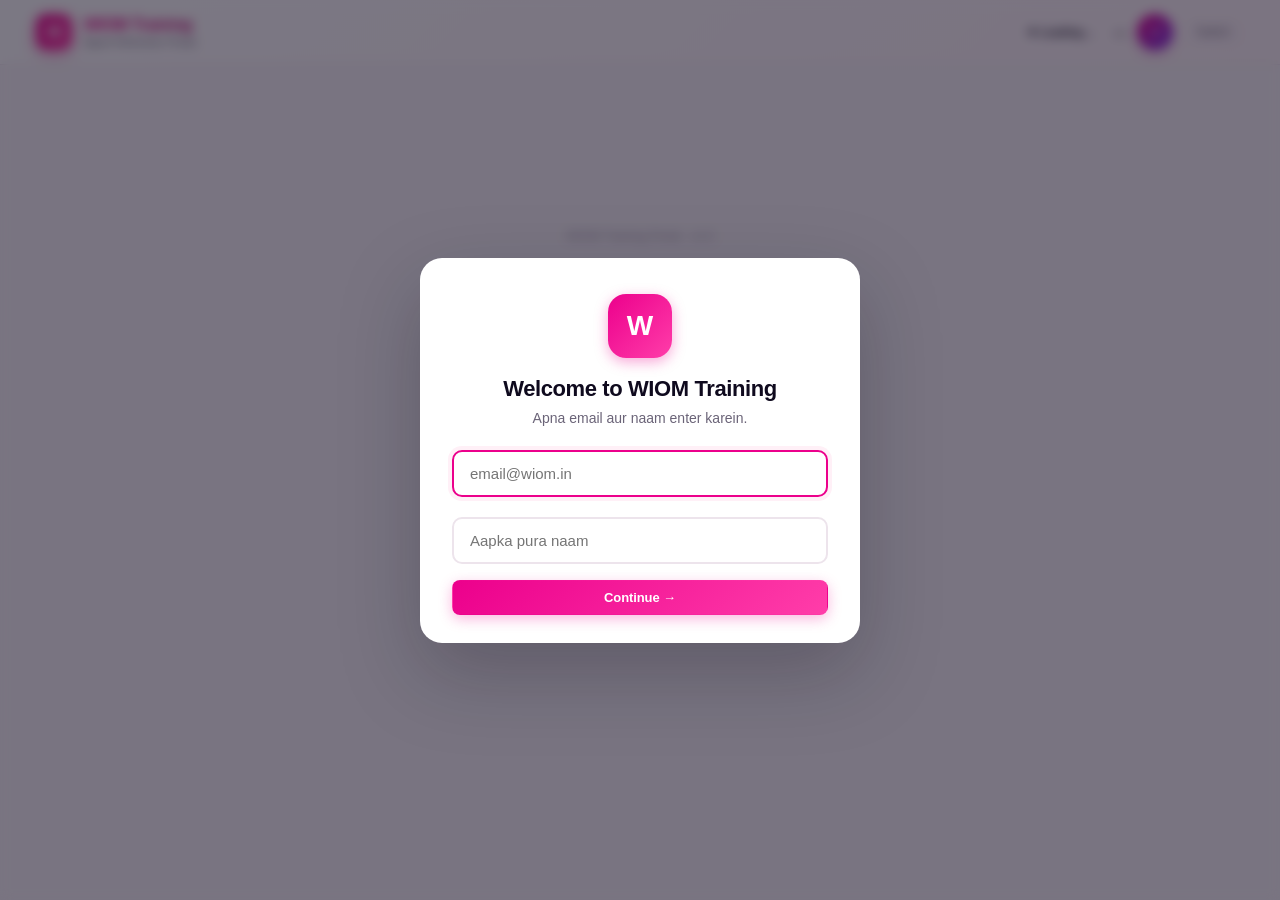
<file: index.html>
<!DOCTYPE html>
<html lang="en">
<head>
  <meta charset="UTF-8" />
  <meta name="viewport" content="width=device-width, initial-scale=1.0" />
  <title>WIOM Training Portal</title>
  <link rel="stylesheet" href="css/wiom.css" />
</head>
<body>

  <!-- LOGIN MODAL (first-time / switch user) -->
  <div id="loginModal" class="modal-overlay hidden">
    <div class="modal">
      <div class="brand-mark big">W</div>
      <h2>Welcome to WIOM Training</h2>
      <p class="modal-sub">Apna email aur naam enter karein.</p>
      <input type="email" id="emailInput" placeholder="email@wiom.in" autocomplete="email" />
      <input type="text" id="nameInput" placeholder="Aapka pura naam" autocomplete="name" />
      <div id="loginError" class="login-error"></div>
      <button class="btn primary block" id="loginSubmit">Continue →</button>
    </div>
  </div>

  <!-- TOP BAR -->
  <header class="topbar">
    <div class="brand">
      <div class="brand-mark">W</div>
      <div class="brand-text">
        <div class="name">WIOM Training</div>
        <div class="sub">Agent Refresher Portal</div>
      </div>
    </div>
    <div class="user-block">
      <span id="syncStatus" class="sync-status">Loading…</span>
      <span class="user-name" id="userName">—</span>
      <div class="avatar" id="userAvatar">?</div>
      <a href="#" class="help-link" id="switchUserBtn" title="Switch agent">Switch</a>
    </div>
  </header>

  <!-- APP ROOT — views swap here -->
  <main id="root" class="page"></main>

  <div class="footer">
    WIOM Training Portal · v1.0
  </div>

  <script src="js/wiom-app.js"></script>
</body>
</html>
</file>
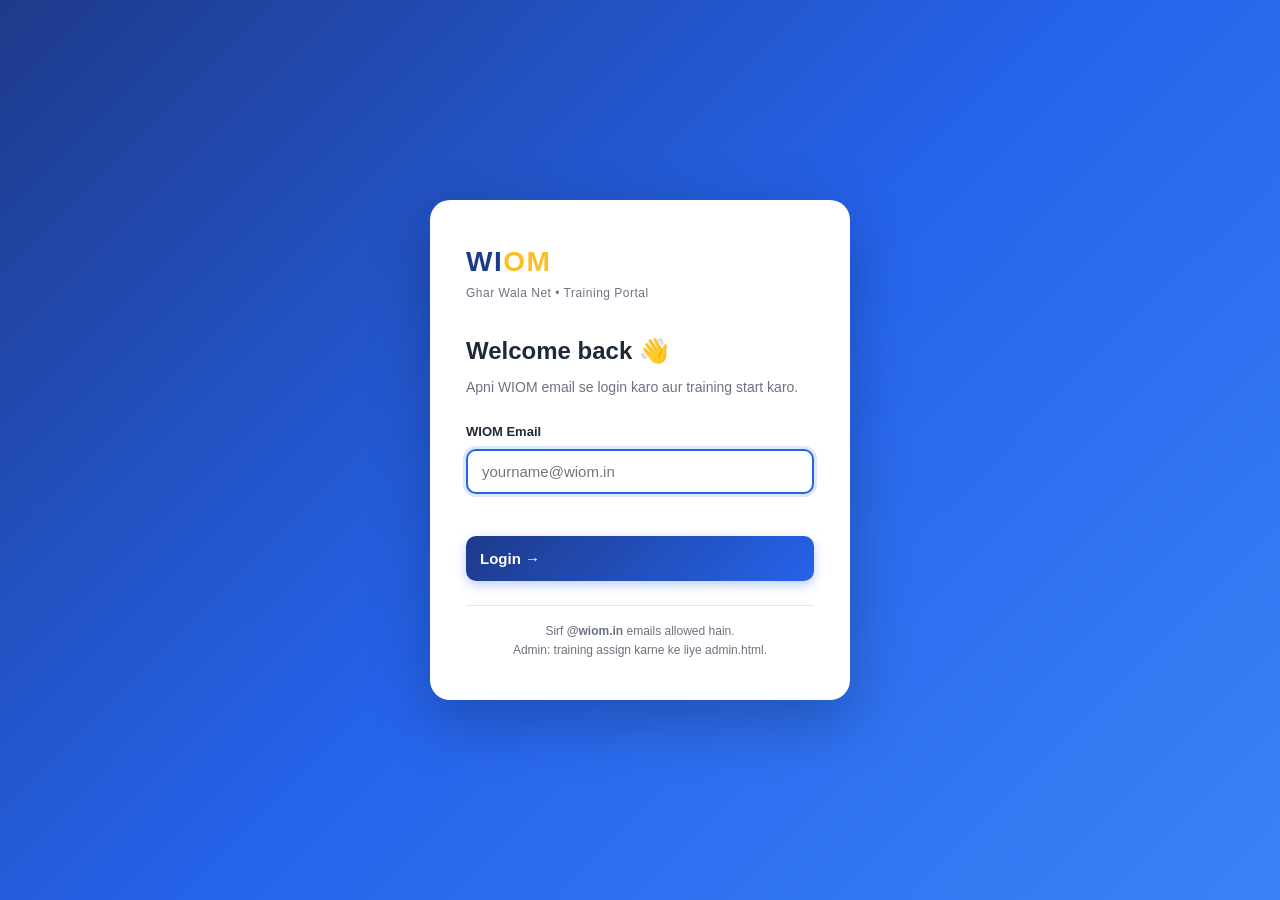
<file: admin.html>
<!DOCTYPE html>
<html lang="en">
<head>
  <meta charset="UTF-8" />
  <meta name="viewport" content="width=device-width, initial-scale=1.0" />
  <title>Admin Panel — WIOM Training</title>
  <link rel="stylesheet" href="css/style.css" />
  <link rel="stylesheet" href="css/auth.css" />
</head>
<body class="admin-body">

  <header class="topbar">
    <div>
      <div class="logo">WI<span>OM</span></div>
      <div class="tagline">Admin Panel</div>
    </div>
  </header>

  <main class="admin-container">

    <div class="admin-stats">
      <div class="stat-card">
        <div class="stat-label">Total Agents</div>
        <div class="stat-value" id="statAgents">0</div>
      </div>
      <div class="stat-card green">
        <div class="stat-label">Assigned</div>
        <div class="stat-value" id="statAssigned">0</div>
      </div>
      <div class="stat-card amber">
        <div class="stat-label">Topics Total</div>
        <div class="stat-value" id="statTopics">0</div>
      </div>
      <div class="stat-card violet">
        <div class="stat-label">Quizzes Passed</div>
        <div class="stat-value" id="statPasses">0</div>
      </div>
    </div>

    <section class="admin-section">
      <h2>
        <span>👥 Agents</span>
        <span style="display:flex;gap:14px;align-items:center;">
          <button class="assign-btn" id="addAgentBtn" style="background:#10B981;">+ Add Agent</button>
          <a href="index.html" style="font-size:13px;font-weight:500;color:#2563EB;text-decoration:none;">→ View as Agent</a>
        </span>
      </h2>
      <table class="admin-table" id="agentsTable">
        <thead>
          <tr>
            <th>Email</th>
            <th>Name</th>
            <th>Role</th>
            <th>Assigned</th>
            <th>Progress</th>
            <th></th>
          </tr>
        </thead>
        <tbody id="agentsTbody">
          <tr><td colspan="6" style="text-align:center;color:#6B7280;padding:24px;">No agents yet — agents login karenge to yahan dikhenge.</td></tr>
        </tbody>
      </table>
    </section>

  </main>

  <!-- Assignment modal -->
  <div class="modal-overlay hidden" id="assignModal">
    <div class="modal-card">
      <div class="modal-head">
        <h3>Topics Assign Karein — <span id="modalAgentName"></span></h3>
        <button class="modal-close" id="modalClose">✕</button>
      </div>
      <div class="modal-body">
        <div class="bulk-actions">
          <button class="bulk-btn" id="selectAll">Select All</button>
          <button class="bulk-btn" id="selectNone">Clear All</button>
          <button class="bulk-btn" id="selectL1">Only L1</button>
        </div>
        <div class="assign-grid" id="assignGrid"></div>
      </div>
      <div class="modal-foot">
        <span class="selected-count" id="selectedCount">0 selected</span>
        <div style="display:flex;gap:8px;">
          <button class="btn btn-secondary" id="modalCancel">Cancel</button>
          <button class="btn btn-primary" id="modalSave">Save Assignment</button>
        </div>
      </div>
    </div>
  </div>

  <!-- Add agent modal -->
  <div class="modal-overlay hidden" id="addAgentModal">
    <div class="modal-card" style="max-width:480px;">
      <div class="modal-head">
        <h3>+ Naya Agent Add Karein</h3>
        <button class="modal-close" id="addAgentClose">✕</button>
      </div>
      <div class="modal-body">
        <label style="display:block;font-size:13px;font-weight:600;color:#1F2937;margin-bottom:6px;">
          WIOM Email <span style="color:#DC2626;">*</span>
        </label>
        <input type="email" id="newAgentEmail" placeholder="agent.name@wiom.in"
          style="width:100%;padding:12px 14px;border:2px solid #E5E7EB;border-radius:10px;font-size:15px;outline:none;margin-bottom:14px;" />

        <label style="display:block;font-size:13px;font-weight:600;color:#1F2937;margin-bottom:6px;">
          Naam (optional)
        </label>
        <input type="text" id="newAgentName" placeholder="Email se auto-derive hoga agar blank chhoda"
          style="width:100%;padding:12px 14px;border:2px solid #E5E7EB;border-radius:10px;font-size:15px;outline:none;margin-bottom:8px;" />

        <div id="addAgentError" style="color:#DC2626;font-size:13px;min-height:18px;margin-top:8px;"></div>
      </div>
      <div class="modal-foot">
        <span class="selected-count">Save ke baad aap topics assign kar sakte ho</span>
        <div style="display:flex;gap:8px;">
          <button class="btn btn-secondary" id="addAgentCancel">Cancel</button>
          <button class="btn btn-primary" id="addAgentSave">Save & Assign Topics →</button>
        </div>
      </div>
    </div>
  </div>

  <!-- Progress detail modal -->
  <div class="modal-overlay hidden" id="progressModal">
    <div class="modal-card">
      <div class="modal-head">
        <h3>Quiz Progress — <span id="progressAgentName"></span></h3>
        <button class="modal-close" id="progressClose">✕</button>
      </div>
      <div class="modal-body" id="progressBody"></div>
    </div>
  </div>

  <script src="js/auth.js"></script>
  <script src="js/data.js"></script>
  <script src="js/admin.js"></script>
</body>
</html>
</file>
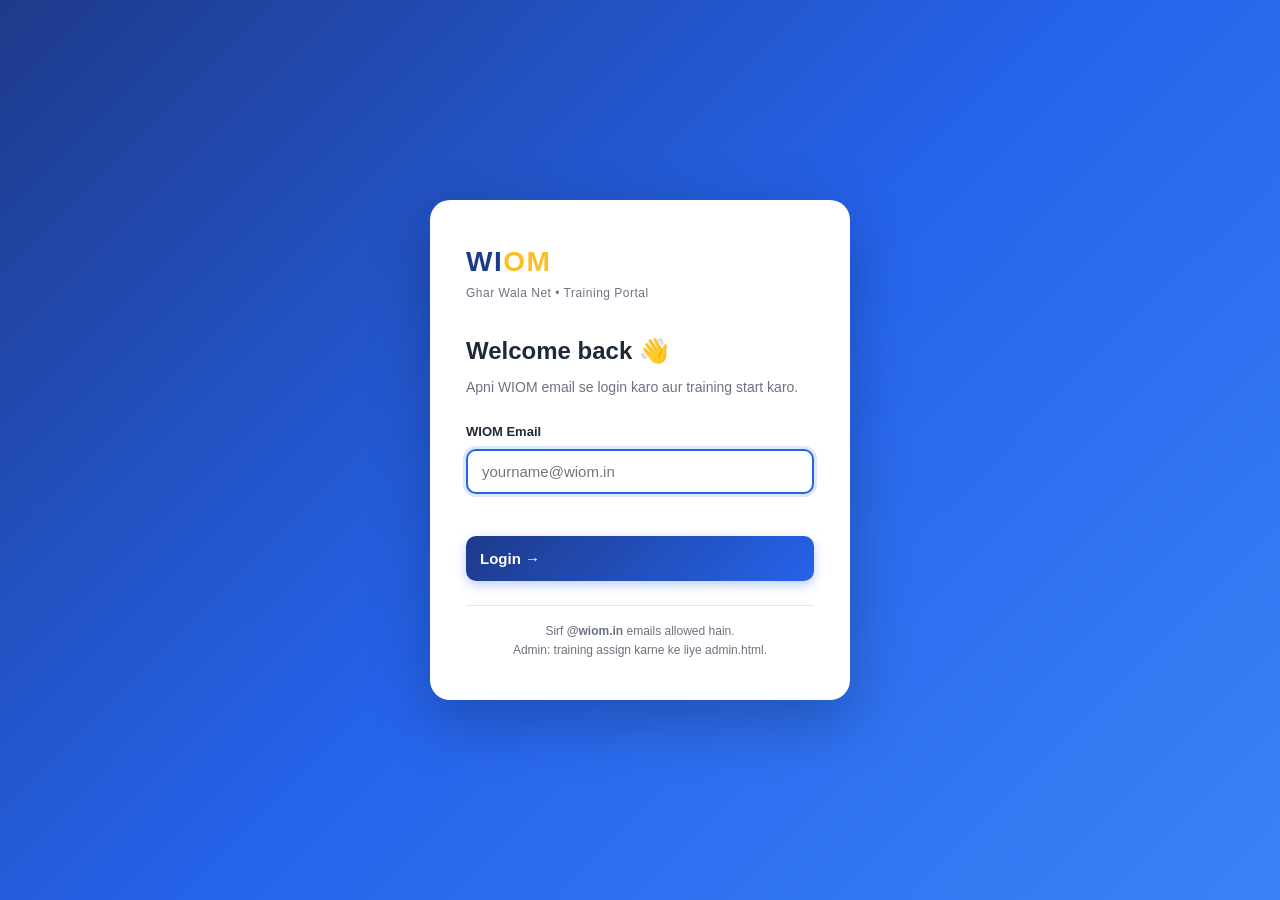
<file: index-v1.html>
<!DOCTYPE html>
<html lang="en">
<head>
  <meta charset="UTF-8" />
  <meta name="viewport" content="width=device-width, initial-scale=1.0" />
  <title>WIOM Training — Ghar Wala Net</title>
  <link rel="stylesheet" href="css/style.css" />
  <link rel="stylesheet" href="css/auth.css" />
</head>
<body>

  <header class="topbar">
    <div>
      <div class="logo">WI<span>OM</span></div>
      <div class="tagline">Ghar Wala Net • Agent Training Portal</div>
    </div>
    <a href="#progress" class="nav-link" id="resetLink">Reset Progress</a>
  </header>

  <section class="hero">
    <div class="greeting" id="greeting">Namaste 👋</div>
    <h1>Aaj Ki Training</h1>
    <div class="date" id="todayDate">—</div>
    <div class="today-banner">
      Aaj aapko complete karni hai <strong id="todayCount">0</strong> categories
    </div>
  </section>

  <main class="container">

    <!-- WIOM Intro placeholders — content baad me bharenge -->
    <section class="intro-strip">
      <div class="intro-card">
        <h3>WIOM Kya Hai?</h3>
        <p id="introText">Loading...</p>
      </div>
      <div class="intro-card">
        <h3>Market Problem</h3>
        <p id="problemText">Loading...</p>
      </div>
      <div class="intro-card">
        <h3>Hamara Yogdan</h3>
        <p id="contributionText">Loading...</p>
      </div>
    </section>

    <!-- Today's Plan -->
    <section style="margin-bottom: 32px;">
      <div class="section-heading">
        <h2>📋 Aaj Ka Plan</h2>
        <span class="subtitle">Niche se select karo kis category ki training karni hai</span>
      </div>
      <div class="category-grid" id="todayGrid"></div>
    </section>

    <!-- All Categories -->
    <section>
      <div class="section-heading">
        <h2>🎯 Saari Categories</h2>
        <span class="subtitle">Practice ke liye koi bhi category select kar sakte ho</span>
      </div>
      <div class="category-grid" id="allGrid"></div>
    </section>

  </main>

  <div class="footer">
    WIOM Training Portal • v1.0 (Local Preview)
  </div>

  <script src="js/auth.js"></script>
  <script src="js/data.js"></script>
  <script src="js/app.js"></script>
</body>
</html>
</file>
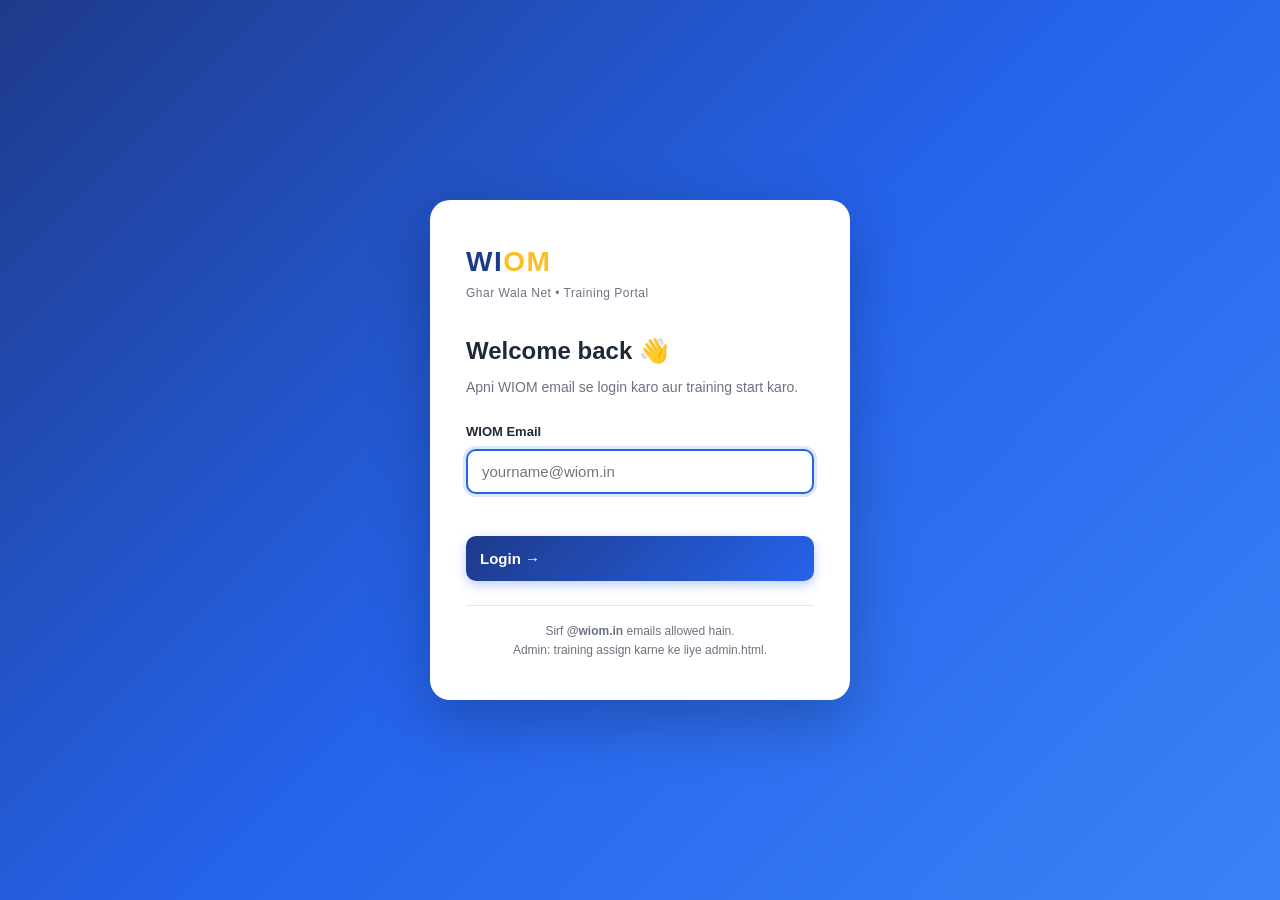
<file: index-v2.html>
<!DOCTYPE html>
<html lang="en">
<head>
  <meta charset="UTF-8" />
  <meta name="viewport" content="width=device-width, initial-scale=1.0" />
  <title>WIOM Training — Split View</title>
  <link rel="stylesheet" href="css/style.css" />
  <link rel="stylesheet" href="css/v2.css" />
  <link rel="stylesheet" href="css/auth.css" />
</head>
<body class="v2-body">

  <header class="topbar">
    <div>
      <div class="logo">WI<span>OM</span></div>
      <div class="tagline">Ghar Wala Net • Split View</div>
    </div>
    <div style="display:flex; gap:10px;">
      <a href="index.html" class="nav-link">Card View</a>
      <a href="#reset" class="nav-link" id="resetLinkV2">Reset</a>
    </div>
  </header>

  <div class="v2-shell">

    <aside class="v2-sidebar">
      <div class="v2-sidebar-head">
        <div class="v2-greet" id="v2Greet">Namaste 👋</div>
        <div class="v2-date" id="v2Date">—</div>
        <div class="v2-progress-summary" id="v2ProgressSummary">
          <span id="v2DoneCount">0</span> / <span id="v2TotalCount">0</span> complete
        </div>
        <input type="text" id="v2Search" class="v2-search" placeholder="🔍 Search category..." />
      </div>
      <div class="v2-cat-list" id="v2CatList"></div>
    </aside>

    <main class="v2-main">
      <div id="v2RightPane">
        <div class="v2-empty">
          <div class="v2-empty-emoji">👈</div>
          <h2>Left side se koi category select karein</h2>
          <p>SOP, objection handling aur quiz yahan dikhenge.</p>
        </div>
      </div>
    </main>

  </div>

  <script src="js/auth.js"></script>
  <script src="js/data.js"></script>
  <script src="js/app-v2.js"></script>
</body>
</html>
</file>
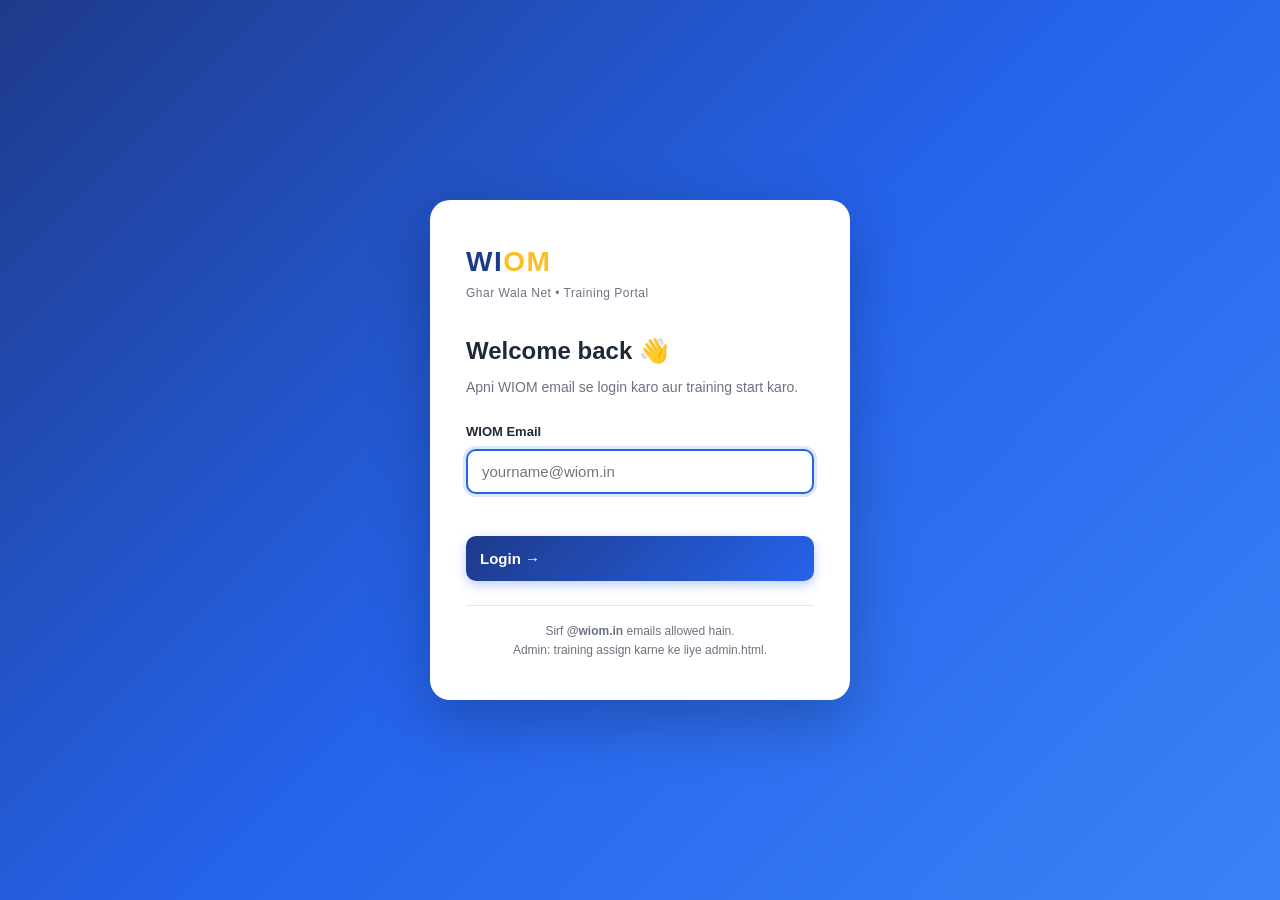
<file: login.html>
<!DOCTYPE html>
<html lang="en">
<head>
  <meta charset="UTF-8" />
  <meta name="viewport" content="width=device-width, initial-scale=1.0" />
  <title>Login — WIOM Training</title>
  <link rel="stylesheet" href="css/style.css" />
  <link rel="stylesheet" href="css/auth.css" />
</head>
<body class="auth-body">

  <div class="auth-card">
    <div class="auth-logo">WI<span>OM</span></div>
    <div class="auth-tagline">Ghar Wala Net • Training Portal</div>

    <h1>Welcome back 👋</h1>
    <p class="auth-sub">Apni WIOM email se login karo aur training start karo.</p>

    <form id="loginForm" autocomplete="on">
      <label for="email">WIOM Email</label>
      <input
        type="email"
        id="email"
        name="email"
        placeholder="yourname@wiom.in"
        required
        autofocus
      />
      <div class="auth-error" id="authError"></div>
      <button type="submit" class="btn btn-primary auth-btn">Login →</button>
    </form>

    <div class="auth-foot">
      Sirf <strong>@wiom.in</strong> emails allowed hain.<br/>
      Admin: training assign karne ke liye admin.html.
    </div>
  </div>

  <script src="js/auth.js"></script>
  <script src="js/login.js"></script>
</body>
</html>
</file>
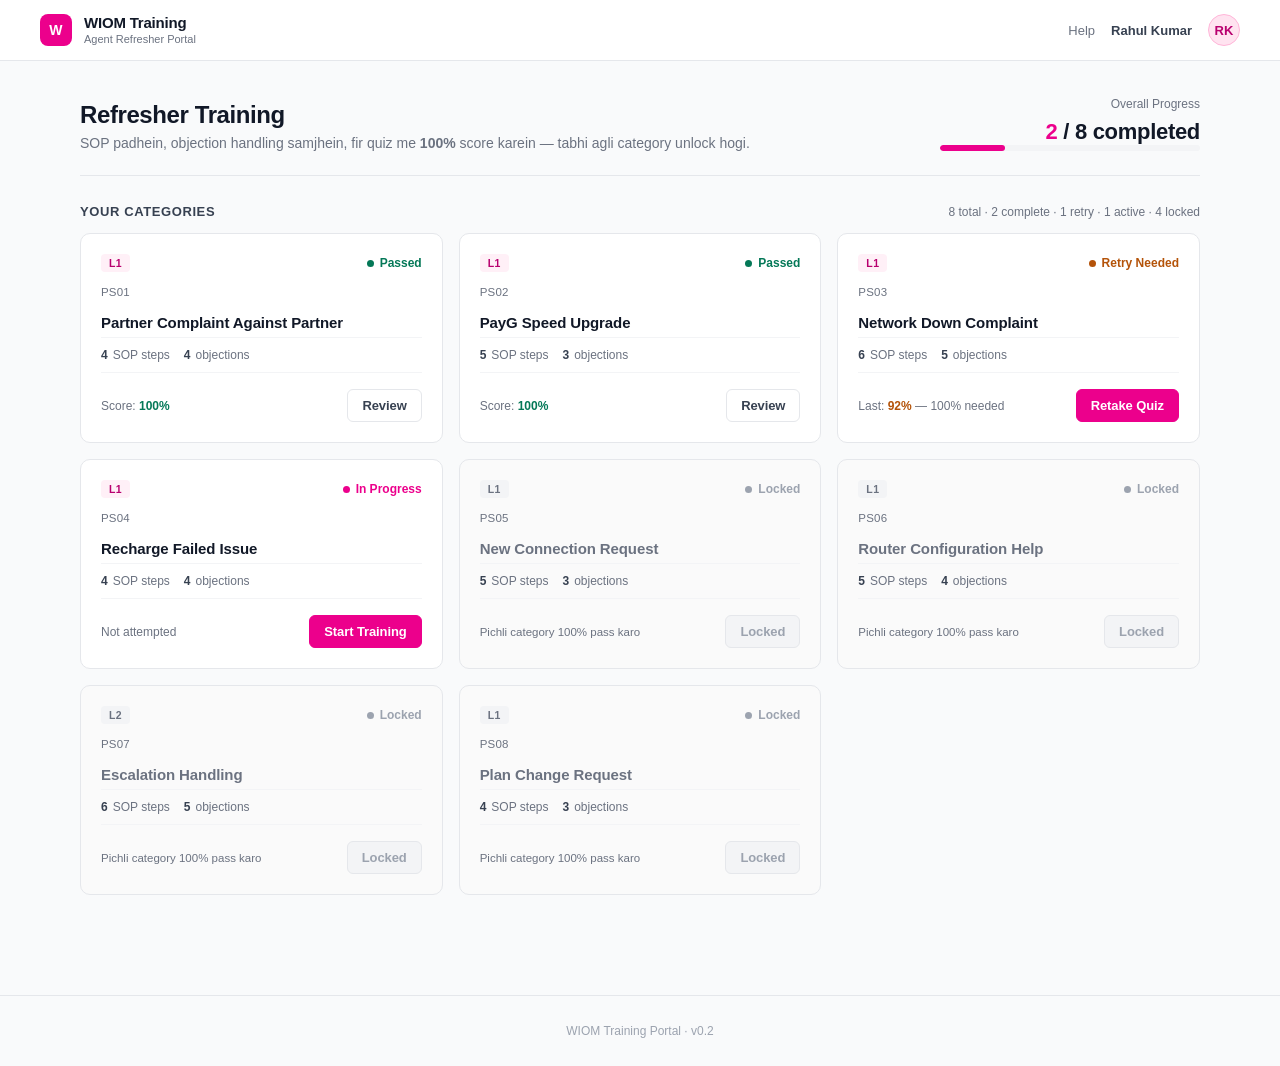
<file: preview.html>
<!DOCTYPE html>
<html lang="en">
<head>
  <meta charset="UTF-8" />
  <meta name="viewport" content="width=device-width, initial-scale=1.0" />
  <title>WIOM Training Portal</title>
  <style>
    /* ============ WIOM — REFRESHER TRAINING ============ */
    :root {
      --pink:        #EC008C;
      --pink-dark:   #B8006F;
      --pink-soft:   #FFE3F0;
      --pink-line:   #FFB6D9;
      --pink-tint:   #FFF0F7;

      --ink:         #111827;
      --ink-2:       #374151;
      --muted:       #6B7280;
      --muted-2:     #9CA3AF;

      --bg:          #F9FAFB;
      --surface:     #FFFFFF;
      --line:        #E5E7EB;
      --line-soft:   #F3F4F6;

      --green:       #047857;
      --green-bg:    #ECFDF5;
      --amber:       #B45309;
      --amber-bg:    #FFFBEB;
    }

    * { box-sizing: border-box; margin: 0; padding: 0; }
    html, body {
      font-family: "Inter", -apple-system, "Segoe UI", Roboto, sans-serif;
      font-feature-settings: "cv11", "ss01";
      -webkit-font-smoothing: antialiased;
      color: var(--ink);
      background: var(--bg);
      min-height: 100vh;
    }

    /* ---------- TOP BAR ---------- */
    .topbar {
      background: var(--surface);
      border-bottom: 1px solid var(--line);
      padding: 14px 40px;
      display: flex;
      justify-content: space-between;
      align-items: center;
      position: sticky; top: 0; z-index: 10;
    }
    .brand { display: flex; align-items: center; gap: 12px; }
    .brand-mark {
      width: 32px; height: 32px;
      background: var(--pink);
      color: white;
      border-radius: 8px;
      display: flex; align-items: center; justify-content: center;
      font-weight: 700; font-size: 14px;
      letter-spacing: 0.5px;
    }
    .brand-text { line-height: 1.2; }
    .brand-text .name { font-weight: 700; font-size: 15px; color: var(--ink); letter-spacing: -0.2px; }
    .brand-text .sub  { font-size: 11px; color: var(--muted); margin-top: 1px; }

    .user-block { display: flex; align-items: center; gap: 16px; }
    .user-block .help-link {
      font-size: 13px; color: var(--muted);
      text-decoration: none;
    }
    .user-block .help-link:hover { color: var(--pink); }
    .avatar {
      width: 32px; height: 32px;
      border-radius: 50%;
      background: var(--pink-soft);
      color: var(--pink-dark);
      display: flex; align-items: center; justify-content: center;
      font-weight: 600; font-size: 13px;
      border: 1px solid var(--pink-line);
    }
    .user-name { font-size: 13px; font-weight: 600; color: var(--ink-2); }

    /* ---------- PAGE HEADER ---------- */
    .page {
      max-width: 1200px;
      margin: 0 auto;
      padding: 36px 40px 60px;
    }
    .page-head {
      display: flex;
      justify-content: space-between;
      align-items: flex-end;
      margin-bottom: 28px;
      padding-bottom: 24px;
      border-bottom: 1px solid var(--line);
    }
    .page-head h1 {
      font-size: 24px;
      font-weight: 700;
      letter-spacing: -0.4px;
      color: var(--ink);
    }
    .page-head .lede {
      color: var(--muted);
      font-size: 14px;
      margin-top: 6px;
    }
    .progress-block {
      text-align: right;
      min-width: 260px;
    }
    .progress-num {
      font-size: 22px;
      font-weight: 700;
      color: var(--ink);
      letter-spacing: -0.3px;
    }
    .progress-num em {
      color: var(--pink);
      font-style: normal;
    }
    .progress-lbl {
      font-size: 12px;
      color: var(--muted);
      margin-bottom: 8px;
    }
    .progress-bar {
      width: 260px;
      height: 6px;
      background: var(--line-soft);
      border-radius: 50px;
      overflow: hidden;
      margin-left: auto;
    }
    .progress-bar > span {
      display: block;
      height: 100%;
      background: var(--pink);
      border-radius: 50px;
    }

    /* ---------- CARD GRID ---------- */
    .grid {
      display: grid;
      grid-template-columns: repeat(auto-fill, minmax(320px, 1fr));
      gap: 16px;
    }

    .card {
      background: var(--surface);
      border: 1px solid var(--line);
      border-radius: 10px;
      padding: 20px;
      transition: border-color 0.15s, box-shadow 0.15s, transform 0.15s;
      cursor: pointer;
      display: flex;
      flex-direction: column;
      position: relative;
    }
    .card:hover {
      border-color: var(--pink-line);
      box-shadow: 0 4px 14px rgba(190, 24, 93, 0.06);
    }

    .card-top {
      display: flex;
      justify-content: space-between;
      align-items: center;
      margin-bottom: 14px;
    }
    .pill {
      font-size: 10.5px;
      font-weight: 600;
      letter-spacing: 0.4px;
      text-transform: uppercase;
      padding: 3px 8px;
      border-radius: 4px;
      background: var(--line-soft);
      color: var(--muted);
    }
    .pill.level { background: var(--pink-tint); color: var(--pink-dark); }

    .status {
      display: inline-flex; align-items: center; gap: 6px;
      font-size: 12px; font-weight: 600;
    }
    .status .dot {
      width: 7px; height: 7px; border-radius: 50%;
    }
    .status.done   { color: var(--green); }
    .status.done .dot   { background: var(--green); }
    .status.open   { color: var(--pink); }
    .status.open .dot   { background: var(--pink); animation: pulse 1.8s infinite; }
    .status.locked { color: var(--muted-2); }
    .status.locked .dot { background: var(--muted-2); }
    .status.retry  { color: var(--amber); }
    .status.retry .dot  { background: var(--amber); }

    @keyframes pulse {
      0%, 100% { box-shadow: 0 0 0 0 rgba(190, 24, 93, 0.4); }
      50%      { box-shadow: 0 0 0 5px rgba(190, 24, 93, 0); }
    }

    .card h3 {
      font-size: 15px;
      font-weight: 600;
      line-height: 1.4;
      color: var(--ink);
      margin-bottom: 4px;
      letter-spacing: -0.1px;
    }
    .card .cat-id {
      font-size: 11.5px;
      color: var(--muted);
      font-weight: 500;
      margin-bottom: 14px;
      letter-spacing: 0.2px;
    }
    .meta {
      display: flex; gap: 14px;
      font-size: 12px;
      color: var(--muted);
      margin-bottom: 16px;
      padding: 10px 0;
      border-top: 1px solid var(--line-soft);
      border-bottom: 1px solid var(--line-soft);
    }
    .meta-item { display: flex; align-items: center; gap: 5px; }
    .meta-item strong { color: var(--ink-2); font-weight: 600; }

    .card-footer {
      display: flex;
      justify-content: space-between;
      align-items: center;
      margin-top: auto;
    }
    .score-text {
      font-size: 12px;
      color: var(--muted);
    }
    .score-text strong { color: var(--green); font-weight: 700; }
    .score-text strong.fail { color: var(--amber); }

    .btn {
      padding: 8px 14px;
      border-radius: 6px;
      border: 1px solid transparent;
      font-size: 13px;
      font-weight: 600;
      cursor: pointer;
      transition: all 0.15s;
      letter-spacing: -0.1px;
      font-family: inherit;
    }
    .btn.primary {
      background: var(--pink);
      color: white;
      border-color: var(--pink);
    }
    .btn.primary:hover { background: var(--pink-dark); border-color: var(--pink-dark); }
    .btn.ghost {
      background: var(--surface);
      color: var(--ink-2);
      border-color: var(--line);
    }
    .btn.ghost:hover { border-color: var(--pink-line); color: var(--pink-dark); }
    .btn.disabled {
      background: var(--line-soft);
      color: var(--muted-2);
      border-color: var(--line);
      cursor: not-allowed;
    }

    /* ---------- LOCKED STATE ---------- */
    .card.locked {
      cursor: default;
      background: #FAFAFA;
    }
    .card.locked:hover {
      border-color: var(--line);
      box-shadow: none;
      transform: none;
    }
    .card.locked h3, .card.locked .cat-id { color: var(--muted); }
    .card.locked .pill.level { background: var(--line-soft); color: var(--muted); }
    .card.locked .lock-note {
      font-size: 11.5px;
      color: var(--muted);
      display: flex; align-items: center; gap: 5px;
    }

    /* ---------- SECTION HEADER ---------- */
    .section-head {
      display: flex;
      justify-content: space-between;
      align-items: center;
      margin-bottom: 14px;
    }
    .section-head h2 {
      font-size: 13px;
      font-weight: 600;
      color: var(--ink-2);
      text-transform: uppercase;
      letter-spacing: 0.6px;
    }
    .section-head .count {
      font-size: 12px;
      color: var(--muted);
    }

    /* ---------- FOOTER ---------- */
    .footer {
      text-align: center;
      padding: 28px;
      color: var(--muted-2);
      font-size: 12px;
      border-top: 1px solid var(--line);
      margin-top: 40px;
    }

  </style>
</head>
<body>

  <header class="topbar">
    <div class="brand">
      <div class="brand-mark">W</div>
      <div class="brand-text">
        <div class="name">WIOM Training</div>
        <div class="sub">Agent Refresher Portal</div>
      </div>
    </div>
    <div class="user-block">
      <a href="#" class="help-link">Help</a>
      <span class="user-name">Rahul Kumar</span>
      <div class="avatar">RK</div>
    </div>
  </header>

  <main class="page">

    <div class="page-head">
      <div>
        <h1>Refresher Training</h1>
        <div class="lede">SOP padhein, objection handling samjhein, fir quiz me <strong>100%</strong> score karein — tabhi agli category unlock hogi.</div>
      </div>
      <div class="progress-block">
        <div class="progress-lbl">Overall Progress</div>
        <div class="progress-num"><em>2</em> / 8 completed</div>
        <div class="progress-bar"><span style="width: 25%"></span></div>
      </div>
    </div>

    <div class="section-head">
      <h2>Your Categories</h2>
      <span class="count">8 total · 2 complete · 1 retry · 1 active · 4 locked</span>
    </div>

    <div class="grid" id="grid"></div>

  </main>

  <div class="footer">
    WIOM Training Portal · v0.2
  </div>

  <script>
    const SAMPLE = [
      { id: "PS01", name: "Partner Complaint Against Partner", level: "L1", steps: 4, obj: 4, status: "done",   score: 100 },
      { id: "PS02", name: "PayG Speed Upgrade",                 level: "L1", steps: 5, obj: 3, status: "done",   score: 100 },
      { id: "PS03", name: "Network Down Complaint",             level: "L1", steps: 6, obj: 5, status: "retry",  score: 92  },
      { id: "PS04", name: "Recharge Failed Issue",              level: "L1", steps: 4, obj: 4, status: "open"               },
      { id: "PS05", name: "New Connection Request",             level: "L1", steps: 5, obj: 3, status: "locked"             },
      { id: "PS06", name: "Router Configuration Help",          level: "L1", steps: 5, obj: 4, status: "locked"             },
      { id: "PS07", name: "Escalation Handling",                level: "L2", steps: 6, obj: 5, status: "locked"             },
      { id: "PS08", name: "Plan Change Request",                level: "L1", steps: 4, obj: 3, status: "locked"             },
    ];

    const STATUS_LABEL = {
      done:   { label: "Passed",      cls: "done"   },
      open:   { label: "In Progress", cls: "open"   },
      retry:  { label: "Retry Needed",cls: "retry"  },
      locked: { label: "Locked",      cls: "locked" },
    };

    const grid = document.getElementById("grid");
    SAMPLE.forEach((c) => {
      const card = document.createElement("div");
      card.className = "card" + (c.status === "locked" ? " locked" : "");

      const sl = STATUS_LABEL[c.status];

      let footer = "";
      if (c.status === "done") {
        footer = `
          <span class="score-text">Score: <strong>${c.score}%</strong></span>
          <button class="btn ghost">Review</button>
        `;
      } else if (c.status === "open") {
        footer = `
          <span class="score-text">Not attempted</span>
          <button class="btn primary">Start Training</button>
        `;
      } else if (c.status === "retry") {
        footer = `
          <span class="score-text">Last: <strong class="fail">${c.score}%</strong> — 100% needed</span>
          <button class="btn primary">Retake Quiz</button>
        `;
      } else {
        footer = `
          <span class="lock-note">Pichli category 100% pass karo</span>
          <button class="btn disabled" disabled>Locked</button>
        `;
      }

      card.innerHTML = `
        <div class="card-top">
          <span class="pill level">${c.level}</span>
          <span class="status ${sl.cls}"><span class="dot"></span>${sl.label}</span>
        </div>
        <div class="cat-id">${c.id}</div>
        <h3>${c.name}</h3>
        <div class="meta">
          <span class="meta-item"><strong>${c.steps}</strong> SOP steps</span>
          <span class="meta-item"><strong>${c.obj}</strong> objections</span>
        </div>
        <div class="card-footer">${footer}</div>
      `;
      grid.appendChild(card);
    });
  </script>
</body>
</html>
</file>
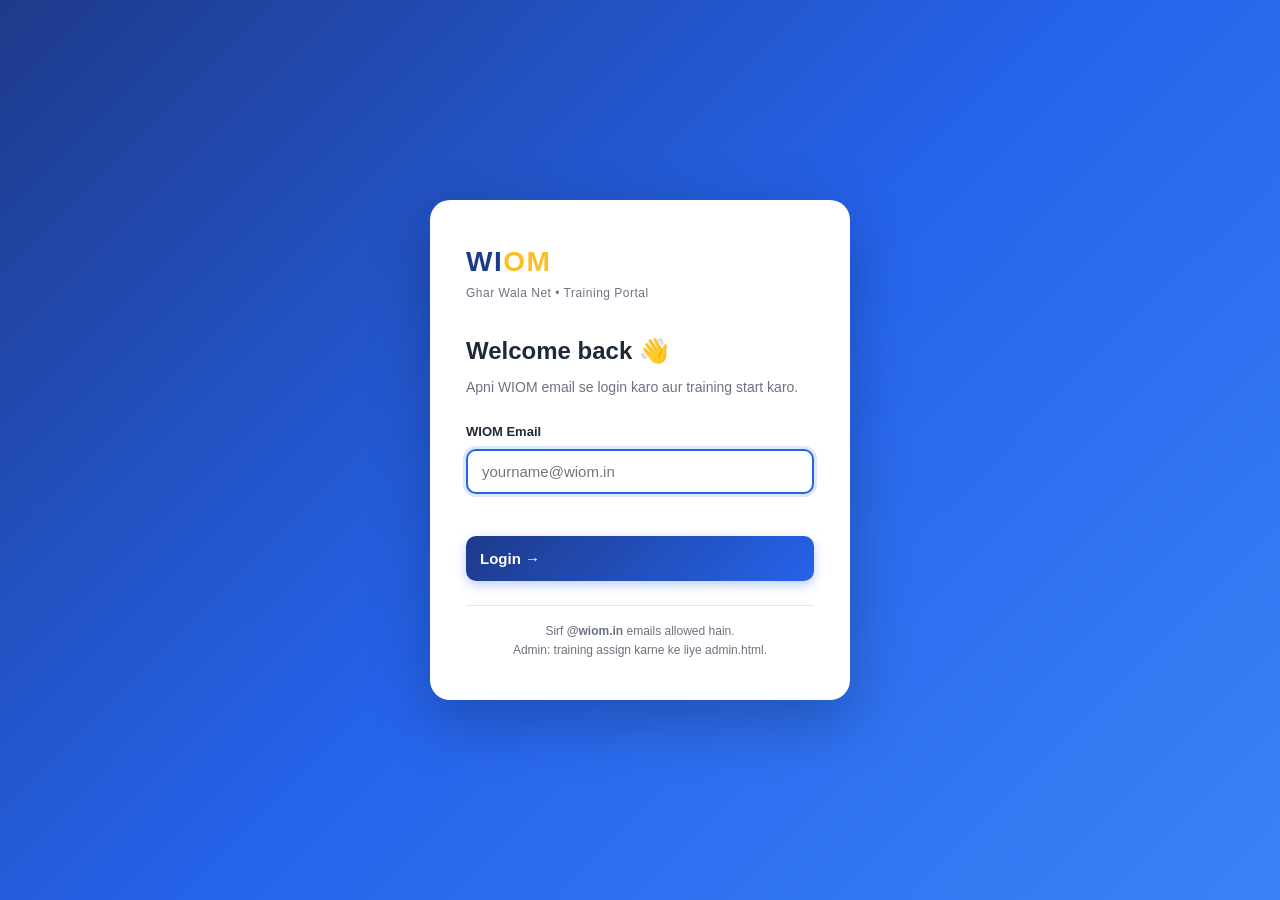
<file: quiz.html>
<!DOCTYPE html>
<html lang="en">
<head>
  <meta charset="UTF-8" />
  <meta name="viewport" content="width=device-width, initial-scale=1.0" />
  <title>Quiz — WIOM Training</title>
  <link rel="stylesheet" href="css/style.css" />
  <link rel="stylesheet" href="css/auth.css" />
</head>
<body class="quiz-page">

  <header class="topbar">
    <div>
      <div class="logo">WI<span>OM</span></div>
      <div class="tagline">MCQ Test</div>
    </div>
    <a href="index.html" class="nav-link">← Dashboard</a>
  </header>

  <main class="quiz-container">

    <div class="quiz-header">
      <h2 id="quizTitle">Quiz</h2>
      <span class="progress-pill"><span id="qCurrent">1</span> / <span id="qTotal">8</span></span>
    </div>

    <div class="quiz-progress-bar">
      <div class="fill" id="quizProgress"></div>
    </div>

    <div id="quizArea"></div>

  </main>

  <div class="footer">WIOM Training Portal • v1.0</div>

  <script src="js/auth.js"></script>
  <script src="js/data.js"></script>
  <script src="js/quiz.js"></script>
</body>
</html>
</file>
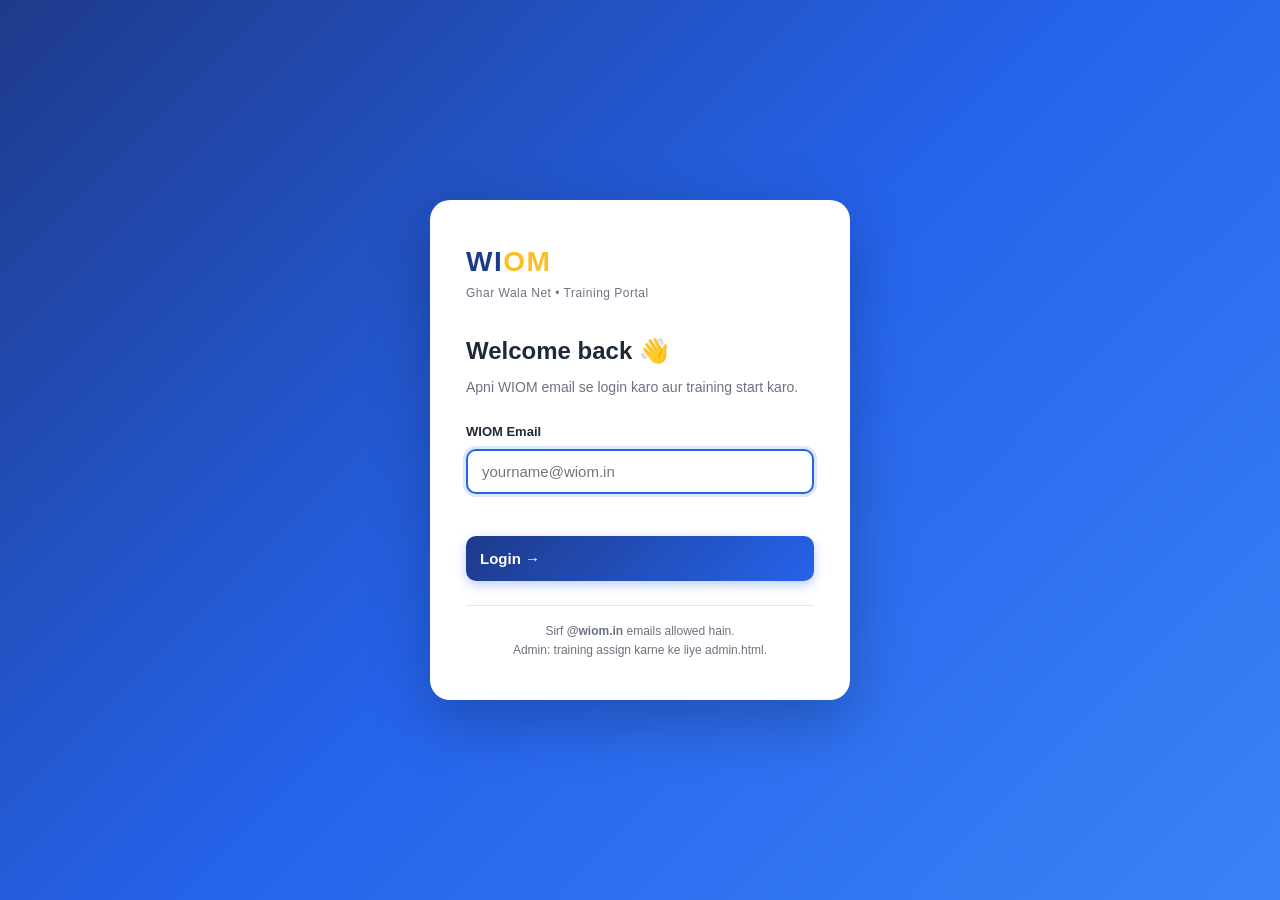
<file: training.html>
<!DOCTYPE html>
<html lang="en">
<head>
  <meta charset="UTF-8" />
  <meta name="viewport" content="width=device-width, initial-scale=1.0" />
  <title>Training Module — WIOM</title>
  <link rel="stylesheet" href="css/style.css" />
  <link rel="stylesheet" href="css/auth.css" />
</head>
<body class="training-page">

  <header class="topbar">
    <div>
      <div class="logo">WI<span>OM</span></div>
      <div class="tagline">Training Module</div>
    </div>
    <a href="index.html" class="nav-link">← Back to Dashboard</a>
  </header>

  <section class="training-hero" id="trainingHero">
    <span class="level-badge" id="levelBadge">L1</span>
    <h1 id="categoryName">Loading...</h1>
    <p id="categoryMeta">—</p>
  </section>

  <main class="training-content">

    <div class="module-card">
      <h2><span class="icon-box">📋</span> <span id="sopTitle">SOP</span></h2>
      <div id="sopSteps"></div>
    </div>

    <div class="module-card">
      <h2><span class="icon-box">💬</span> Objection Handling</h2>
      <div id="objectionsList"></div>
    </div>

    <div class="cta-row">
      <a href="index.html" class="btn btn-secondary">← Dashboard</a>
      <button class="btn btn-primary" id="startQuizBtn">Quiz Start Karein →</button>
    </div>

  </main>

  <div class="footer">WIOM Training Portal • v1.0</div>

  <script src="js/auth.js"></script>
  <script src="js/data.js"></script>
  <script src="js/training.js"></script>
</body>
</html>
</file>
<file: css/wiom.css>
/* ============ WIOM Training — Lively / Game-ish ============ */
:root {
  --pink:        #EC008C;
  --pink-dark:   #B8006F;
  --pink-light:  #FF3DA9;
  --pink-soft:   #FFE3F0;
  --pink-line:   #FFB6D9;
  --pink-tint:   #FFF0F7;

  --gold:        #F59E0B;
  --gold-bg:     #FEF3C7;
  --gold-dark:   #B45309;

  --purple:      #7C3AED;
  --indigo:      #4F46E5;

  --ink:         #0F0A1E;
  --ink-2:       #1F1B2E;
  --muted:       #6B6478;
  --muted-2:     #A099AE;

  --bg:          #FBF7FA;
  --bg-2:        #FFF5FA;
  --surface:     #FFFFFF;
  --line:        #EDE4EC;
  --line-soft:   #F5EEF3;

  --green:       #10B981;
  --green-dark:  #047857;
  --green-bg:    #D1FAE5;
  --amber:       #D97706;
  --amber-bg:    #FEF3C7;
  --red:         #DC2626;
  --red-bg:      #FEE2E2;
}

* { box-sizing: border-box; margin: 0; padding: 0; }
html, body {
  font-family: "Inter", -apple-system, "Segoe UI", Roboto, sans-serif;
  -webkit-font-smoothing: antialiased;
  color: var(--ink);
  background:
    radial-gradient(ellipse 1200px 400px at 50% -200px, var(--pink-tint) 0%, transparent 60%),
    var(--bg);
  min-height: 100vh;
}
.hidden { display: none !important; }

/* ---------- TOP BAR ---------- */
.topbar {
  background: linear-gradient(135deg, #fff 0%, var(--bg-2) 100%);
  border-bottom: 1px solid var(--line);
  padding: 14px 36px;
  display: flex;
  justify-content: space-between;
  align-items: center;
  position: sticky; top: 0; z-index: 10;
  backdrop-filter: blur(12px);
}
.brand { display: flex; align-items: center; gap: 12px; }
.brand-mark {
  width: 36px; height: 36px;
  background: linear-gradient(135deg, var(--pink) 0%, var(--pink-light) 100%);
  color: white;
  border-radius: 10px;
  display: flex; align-items: center; justify-content: center;
  font-weight: 800; font-size: 16px;
  box-shadow: 0 4px 14px rgba(236, 0, 140, 0.35);
}
.brand-mark.big {
  width: 64px; height: 64px; font-size: 28px; border-radius: 18px;
  margin: 0 auto 18px;
  animation: float 3s ease-in-out infinite;
}
@keyframes float {
  0%, 100% { transform: translateY(0); }
  50%      { transform: translateY(-6px); }
}
.brand-text { line-height: 1.2; }
.brand-text .name {
  font-weight: 800; font-size: 16px;
  background: linear-gradient(90deg, var(--pink) 0%, var(--pink-dark) 100%);
  -webkit-background-clip: text;
  background-clip: text;
  color: transparent;
  letter-spacing: -0.3px;
}
.brand-text .sub  { font-size: 11px; color: var(--muted); margin-top: 1px; }

.user-block { display: flex; align-items: center; gap: 10px; }
.help-link {
  font-size: 12px; color: var(--muted);
  text-decoration: none;
  border: 1px solid var(--line);
  padding: 5px 12px;
  border-radius: 50px;
  transition: all 0.2s;
}
.help-link:hover { color: var(--pink); border-color: var(--pink-line); background: var(--pink-tint); }

.sync-status {
  font-size: 11px;
  font-weight: 600;
  padding: 4px 10px;
  border-radius: 50px;
  display: inline-flex; align-items: center; gap: 5px;
}
.sync-status::before { content: ""; width: 6px; height: 6px; border-radius: 50%; background: currentColor; }
.sync-status.loading { background: var(--line-soft); color: var(--muted); }
.sync-status.online  { background: var(--green-bg); color: var(--green-dark); }
.sync-status.online::before { animation: pulse-dot 1.6s infinite; }
.sync-status.offline { background: var(--amber-bg); color: var(--amber); }
.sync-status.error   { background: var(--red-bg); color: var(--red); }

@keyframes pulse-dot {
  0%, 100% { opacity: 1; }
  50%      { opacity: 0.4; }
}

.avatar {
  width: 36px; height: 36px;
  border-radius: 50%;
  background: linear-gradient(135deg, var(--pink) 0%, var(--purple) 100%);
  color: white;
  display: flex; align-items: center; justify-content: center;
  font-weight: 700; font-size: 13px;
  box-shadow: 0 4px 10px rgba(236, 0, 140, 0.25);
}
.user-name { font-size: 13px; font-weight: 600; color: var(--ink-2); max-width: 160px; overflow: hidden; text-overflow: ellipsis; white-space: nowrap; }

/* ---------- PAGE ---------- */
.page {
  max-width: 1200px;
  margin: 0 auto;
  padding: 36px 36px 60px;
}
.page-head {
  display: flex;
  justify-content: space-between;
  align-items: flex-end;
  margin-bottom: 32px;
  gap: 20px;
  flex-wrap: wrap;
}
.page-head h1 {
  font-size: 30px;
  font-weight: 800;
  letter-spacing: -0.8px;
  background: linear-gradient(90deg, var(--ink) 0%, var(--pink-dark) 100%);
  -webkit-background-clip: text;
  background-clip: text;
  color: transparent;
}
.page-head h1 .emoji-bounce {
  display: inline-block;
  -webkit-text-fill-color: initial;
  background: none;
  animation: wave 2.5s ease-in-out infinite;
  transform-origin: 70% 70%;
}
@keyframes wave {
  0%, 60%, 100% { transform: rotate(0); }
  10% { transform: rotate(14deg); }
  20% { transform: rotate(-8deg); }
  30% { transform: rotate(14deg); }
  40% { transform: rotate(-4deg); }
  50% { transform: rotate(10deg); }
}
.page-head .lede {
  color: var(--muted);
  font-size: 14px;
  margin-top: 8px;
  max-width: 580px;
  line-height: 1.55;
}
.page-head .lede strong { color: var(--pink); font-weight: 700; }

/* XP / Streak block */
.stats-block {
  display: flex; gap: 10px; flex-wrap: wrap;
  align-items: stretch;
}
.stat-pill {
  background: var(--surface);
  border: 1px solid var(--line);
  border-radius: 14px;
  padding: 10px 16px;
  display: flex; align-items: center; gap: 10px;
  box-shadow: 0 2px 8px rgba(15, 10, 30, 0.04);
  min-width: 140px;
}
.stat-pill .ico {
  width: 36px; height: 36px;
  border-radius: 10px;
  display: flex; align-items: center; justify-content: center;
  font-size: 18px;
  flex-shrink: 0;
}
.stat-pill.xp .ico    { background: var(--pink-tint); }
.stat-pill.streak .ico{ background: var(--gold-bg); }
.stat-pill.level .ico { background: #EDE9FE; }
.stat-pill .num {
  font-size: 20px; font-weight: 800; letter-spacing: -0.5px;
  line-height: 1;
}
.stat-pill .lbl {
  font-size: 10.5px; color: var(--muted); font-weight: 600;
  text-transform: uppercase; letter-spacing: 0.5px;
  margin-top: 3px;
}

/* progress bar — animated stripes */
.progress-track {
  width: 100%;
  height: 10px;
  background: var(--line-soft);
  border-radius: 50px;
  overflow: hidden;
  margin-top: 10px;
  position: relative;
}
.progress-fill {
  height: 100%;
  background: linear-gradient(90deg, var(--pink) 0%, var(--pink-light) 50%, var(--gold) 100%);
  background-size: 200% 100%;
  animation: shimmer 3s linear infinite;
  border-radius: 50px;
  transition: width 0.6s cubic-bezier(.4, 0, .2, 1);
  position: relative;
}
.progress-fill::after {
  content: "";
  position: absolute;
  top: 0; right: 0; bottom: 0;
  width: 24px;
  background: linear-gradient(90deg, transparent, rgba(255,255,255,0.6), transparent);
  animation: sweep 2s ease-in-out infinite;
}
@keyframes shimmer { to { background-position: -200% 0; } }
@keyframes sweep   { 0%, 100% { transform: translateX(8px); opacity: 0; } 50% { opacity: 1; } }

/* ---------- SECTION HEAD ---------- */
.section-head {
  display: flex;
  justify-content: space-between;
  align-items: center;
  margin-bottom: 18px;
  gap: 10px; flex-wrap: wrap;
}
.section-head h2 {
  font-size: 16px;
  font-weight: 700;
  color: var(--ink);
  letter-spacing: -0.2px;
  display: inline-flex; align-items: center; gap: 8px;
}
.section-head h2::before {
  content: ""; width: 4px; height: 18px;
  background: linear-gradient(180deg, var(--pink), var(--pink-light));
  border-radius: 50px;
}
.section-head .count {
  font-size: 12px; color: var(--muted);
  display: inline-flex; gap: 12px; flex-wrap: wrap;
}
.section-head .count .dot-passed::before { content: "●"; color: var(--green); margin-right: 4px; }
.section-head .count .dot-retry::before  { content: "●"; color: var(--amber); margin-right: 4px; }
.section-head .count .dot-ready::before  { content: "●"; color: var(--pink); margin-right: 4px; }
.section-head .count .dot-locked::before { content: "●"; color: var(--muted-2); margin-right: 4px; }

/* ---------- CARD GRID ---------- */
.grid {
  display: grid;
  grid-template-columns: repeat(auto-fill, minmax(290px, 1fr));
  gap: 18px;
}
.card {
  background: var(--surface);
  border: 1px solid var(--line);
  border-radius: 16px;
  padding: 22px 20px 18px;
  transition: all 0.22s cubic-bezier(.4, 0, .2, 1);
  cursor: pointer;
  display: flex;
  flex-direction: column;
  position: relative;
  min-height: 230px;
  overflow: hidden;
  animation: fadeUp 0.4s ease-out both;
}
.card:nth-child(1)  { animation-delay: 0.00s; }
.card:nth-child(2)  { animation-delay: 0.04s; }
.card:nth-child(3)  { animation-delay: 0.08s; }
.card:nth-child(4)  { animation-delay: 0.12s; }
.card:nth-child(5)  { animation-delay: 0.16s; }
.card:nth-child(6)  { animation-delay: 0.20s; }
.card:nth-child(n+7){ animation-delay: 0.24s; }
@keyframes fadeUp {
  from { opacity: 0; transform: translateY(10px); }
  to   { opacity: 1; transform: translateY(0); }
}

.card:hover {
  transform: translateY(-4px);
  border-color: var(--pink-line);
  box-shadow: 0 16px 36px -10px rgba(236, 0, 140, 0.22);
}
.card.is-open { border-color: var(--pink-line); }
.card.is-open::before {
  content: "";
  position: absolute;
  inset: -1px;
  border-radius: 16px;
  background: linear-gradient(135deg, var(--pink) 0%, var(--pink-light) 100%);
  z-index: -1;
  opacity: 0;
  animation: ready-glow 2.4s ease-in-out infinite;
}
@keyframes ready-glow { 0%, 100% { opacity: 0; } 50% { opacity: 0.35; } }
.card.is-done { background: linear-gradient(180deg, #fff 70%, var(--green-bg) 100%); }
/* Partial: attempted but not 100% — amber wash so it's visually distinct
   from a perfect pass without looking like a "failure" or a re-do prompt. */
.card.is-partial { background: linear-gradient(180deg, #fff 70%, var(--amber-bg) 100%); cursor: default; }
.card.is-partial .cat-icon { background: var(--amber-bg); border-color: var(--amber); }
.card.is-partial::after { display: none; }
.card.is-done:not(.is-partial) { cursor: default; }

.card-top {
  display: flex;
  justify-content: space-between;
  align-items: center;
  margin-bottom: 14px;
}
.cat-icon {
  width: 44px; height: 44px;
  border-radius: 12px;
  display: flex; align-items: center; justify-content: center;
  font-size: 22px;
  background: var(--pink-tint);
  border: 1px solid var(--pink-line);
  flex-shrink: 0;
}
.card.is-done .cat-icon { background: var(--green-bg); border-color: var(--green); }
.card.locked  .cat-icon { background: var(--line-soft); border-color: var(--line); filter: grayscale(0.85); }

.status {
  display: inline-flex; align-items: center; gap: 6px;
  font-size: 11px; font-weight: 700;
  padding: 4px 9px; border-radius: 50px;
  text-transform: uppercase; letter-spacing: 0.4px;
}
.status .dot { width: 6px; height: 6px; border-radius: 50%; }
.status.done   { background: var(--green-bg); color: var(--green-dark); }
.status.done .dot   { background: var(--green); }
.status.open   { background: var(--pink-tint); color: var(--pink-dark); }
.status.open .dot   { background: var(--pink); animation: pulse-dot 1.4s infinite; }
.status.retry  { background: var(--amber-bg); color: var(--amber); }
.status.retry .dot  { background: var(--amber); }
.status.locked { background: var(--line-soft); color: var(--muted-2); }
.status.locked .dot { background: var(--muted-2); }

.card h3 {
  font-size: 15.5px;
  font-weight: 700;
  line-height: 1.35;
  color: var(--ink);
  margin-bottom: 4px;
  letter-spacing: -0.2px;
}
.card .cat-id {
  font-size: 10.5px;
  color: var(--muted);
  font-weight: 600;
  margin-bottom: 12px;
  letter-spacing: 0.4px;
  text-transform: uppercase;
}
.meta {
  display: flex; gap: 14px;
  font-size: 11.5px;
  color: var(--muted);
  margin-bottom: 16px;
}
.meta-item { display: inline-flex; align-items: center; gap: 4px; }
.meta-item strong { color: var(--ink-2); font-weight: 700; }

.card-footer {
  display: flex;
  justify-content: space-between;
  align-items: center;
  margin-top: auto;
  gap: 10px;
}
.score-text { font-size: 12px; color: var(--muted); }
.score-text strong { color: var(--green-dark); font-weight: 800; }
.score-text strong.fail { color: var(--amber); }
.lock-note { font-size: 11px; color: var(--muted-2); display: inline-flex; align-items: center; gap: 5px; }
.lock-note::before { content: "🔒"; font-size: 12px; }

.card.locked { cursor: default; background: #FAFAF9; opacity: 0.75; }
.card.locked:hover { transform: none; box-shadow: none; border-color: var(--line); }
.card.locked h3, .card.locked .cat-id { color: var(--muted); }

/* checkmark ribbon on done card */
.card.is-done::after {
  content: "✓";
  position: absolute;
  top: 14px; right: 14px;
  width: 26px; height: 26px;
  background: linear-gradient(135deg, var(--green) 0%, var(--green-dark) 100%);
  color: white;
  border-radius: 50%;
  display: flex; align-items: center; justify-content: center;
  font-weight: 800; font-size: 14px;
  box-shadow: 0 4px 10px rgba(16, 185, 129, 0.4);
  animation: pop 0.5s cubic-bezier(.4,1.8,.6,1) both;
}
@keyframes pop {
  0% { transform: scale(0); }
  100% { transform: scale(1); }
}
.card.is-done .status { display: none; }

/* ---------- BUTTONS ---------- */
.btn {
  padding: 9px 16px;
  border-radius: 8px;
  border: 1.5px solid transparent;
  font-size: 13px;
  font-weight: 700;
  cursor: pointer;
  transition: all 0.18s;
  font-family: inherit;
  text-decoration: none;
  display: inline-flex; align-items: center; justify-content: center; gap: 6px;
  letter-spacing: -0.1px;
}
.btn.primary {
  background: linear-gradient(135deg, var(--pink) 0%, var(--pink-light) 100%);
  color: white;
  box-shadow: 0 4px 14px rgba(236, 0, 140, 0.28);
}
.btn.primary:hover { transform: translateY(-1px); box-shadow: 0 8px 22px rgba(236, 0, 140, 0.45); }
.btn.primary:active { transform: translateY(0); }
.btn.ghost {
  background: var(--surface);
  color: var(--ink-2);
  border-color: var(--line);
}
.btn.ghost:hover { border-color: var(--pink-line); color: var(--pink-dark); background: var(--pink-tint); }
.btn.disabled { background: var(--line-soft); color: var(--muted-2); cursor: not-allowed; box-shadow: none; }
.btn.lg { padding: 13px 26px; font-size: 14px; border-radius: 10px; }
.btn.block { width: 100%; }

/* ---------- MODAL ---------- */
.modal-overlay {
  position: fixed; inset: 0;
  background: rgba(15, 10, 30, 0.55);
  display: flex; align-items: center; justify-content: center;
  z-index: 100;
  padding: 20px;
  backdrop-filter: blur(6px);
  animation: fadeIn 0.3s ease-out;
}
@keyframes fadeIn { from { opacity: 0; } to { opacity: 1; } }
.modal {
  background: var(--surface);
  border-radius: 22px;
  padding: 36px 32px 28px;
  max-width: 440px;
  width: 100%;
  text-align: center;
  box-shadow: 0 30px 80px rgba(15, 10, 30, 0.25);
  position: relative;
  animation: modalPop 0.4s cubic-bezier(.4,1.6,.6,1) both;
}
@keyframes modalPop {
  from { opacity: 0; transform: scale(0.9) translateY(20px); }
  to   { opacity: 1; transform: scale(1) translateY(0); }
}
.modal h2 { font-size: 22px; margin-bottom: 8px; letter-spacing: -0.4px; }
.modal-sub { color: var(--muted); font-size: 14px; margin-bottom: 24px; }
.modal input {
  width: 100%;
  padding: 13px 16px;
  border: 2px solid var(--line);
  border-radius: 10px;
  font-size: 15px;
  font-family: inherit;
  outline: none;
  margin-bottom: 16px;
  transition: border-color 0.15s, box-shadow 0.15s;
}
.modal input:focus { border-color: var(--pink); box-shadow: 0 0 0 4px var(--pink-tint); }
.modal input + input { margin-top: 4px; }
.login-error {
  display: none;
  background: var(--red-bg);
  color: var(--red);
  font-size: 13px;
  padding: 8px 12px;
  border-radius: 8px;
  margin-bottom: 12px;
  text-align: left;
}
.login-error.show { display: block; }

/* ---------- ADMIN DASHBOARD ---------- */
.admin-stats {
  display: grid;
  grid-template-columns: repeat(auto-fit, minmax(180px, 1fr));
  gap: 14px;
  margin-bottom: 24px;
}
.admin-stat {
  background: var(--surface);
  border: 1px solid var(--line);
  border-radius: 14px;
  padding: 18px 20px;
  display: flex;
  align-items: center;
  gap: 14px;
  position: relative;
  overflow: hidden;
}
.admin-stat::before {
  content: ""; position: absolute;
  left: 0; top: 0; bottom: 0; width: 4px;
  background: var(--pink);
}
.admin-stat.green::before  { background: var(--green); }
.admin-stat.gold::before   { background: var(--gold); }
.admin-stat.purple::before { background: var(--purple); }
.admin-stat .ico {
  width: 44px; height: 44px;
  border-radius: 12px;
  background: var(--pink-tint);
  display: flex; align-items: center; justify-content: center;
  font-size: 22px;
}
.admin-stat.green  .ico { background: var(--green-bg); }
.admin-stat.gold   .ico { background: var(--gold-bg); }
.admin-stat.purple .ico { background: #EDE9FE; }
.admin-stat .num {
  font-size: 24px; font-weight: 800; letter-spacing: -0.5px;
  line-height: 1.1;
}
.admin-stat .lbl {
  font-size: 11px; color: var(--muted); font-weight: 600;
  text-transform: uppercase; letter-spacing: 0.5px;
  margin-top: 4px;
}

.admin-toolbar {
  display: flex;
  gap: 10px;
  margin-bottom: 14px;
  align-items: center;
  flex-wrap: wrap;
}
.admin-search {
  flex: 1; min-width: 220px;
  padding: 10px 14px;
  border: 1px solid var(--line);
  border-radius: 10px;
  font-size: 14px;
  font-family: inherit;
  outline: none;
  transition: border-color 0.15s;
  background: var(--surface);
}
.admin-search:focus { border-color: var(--pink); box-shadow: 0 0 0 3px var(--pink-tint); }

.agent-table {
  background: var(--surface);
  border: 1px solid var(--line);
  border-radius: 14px;
  overflow: hidden;
}
.agent-table table { width: 100%; border-collapse: collapse; font-size: 13.5px; }
.agent-table thead th {
  background: var(--pink-tint);
  color: var(--pink-dark);
  font-weight: 700;
  text-align: left;
  padding: 12px 16px;
  font-size: 11.5px;
  text-transform: uppercase;
  letter-spacing: 0.5px;
  border-bottom: 1px solid var(--pink-line);
}
.agent-table tbody td {
  padding: 13px 16px;
  border-bottom: 1px solid var(--line-soft);
  vertical-align: middle;
}
.agent-table tbody tr:hover { background: var(--bg-2); }
.agent-table tbody tr:last-child td { border-bottom: none; }
.agent-table tbody tr.expand-row td { padding: 0; background: var(--bg); }
.agent-table .agent-name {
  font-weight: 700;
  color: var(--ink);
  display: flex; align-items: center; gap: 10px;
}
.agent-table .agent-name .av {
  width: 30px; height: 30px;
  border-radius: 50%;
  background: linear-gradient(135deg, var(--pink) 0%, var(--purple) 100%);
  color: white;
  font-size: 11px; font-weight: 800;
  display: flex; align-items: center; justify-content: center;
  flex-shrink: 0;
}
.agent-table .email-cell { color: var(--muted); font-family: ui-monospace, monospace; font-size: 12px; }
.agent-table .pill-passed {
  display: inline-flex; align-items: center; gap: 6px;
  background: var(--green-bg);
  color: var(--green-dark);
  font-weight: 800;
  font-size: 13px;
  padding: 3px 10px;
  border-radius: 50px;
}
.agent-table .pill-passed .frac { font-size: 11px; opacity: 0.85; }
.agent-table .relative-time { color: var(--muted); font-size: 12px; }
.agent-table .role-admin {
  background: var(--pink); color: white;
  font-size: 10px; font-weight: 800;
  padding: 2px 8px; border-radius: 50px;
  text-transform: uppercase; letter-spacing: 0.5px;
  margin-left: 6px;
}

.expand-content { padding: 18px 22px; }
.expand-content h4 {
  font-size: 12px; color: var(--pink-dark);
  text-transform: uppercase; letter-spacing: 0.5px;
  margin-bottom: 10px;
}
.attempt-list {
  display: grid;
  grid-template-columns: repeat(auto-fill, minmax(280px, 1fr));
  gap: 8px;
}
.attempt-item {
  background: var(--surface);
  border: 1px solid var(--line);
  border-radius: 8px;
  padding: 10px 12px;
  font-size: 12.5px;
  display: flex; justify-content: space-between; align-items: center;
}
.attempt-item .cat { font-weight: 600; color: var(--ink-2); }
.attempt-item .meta { color: var(--muted); font-size: 11px; }
.attempt-item .verdict { font-weight: 800; font-size: 12px; padding: 2px 8px; border-radius: 50px; }
.attempt-item .verdict.pass { background: var(--green-bg); color: var(--green-dark); }
.attempt-item .verdict.retry { background: var(--amber-bg); color: var(--amber); }

.empty-block {
  text-align: center;
  padding: 60px 20px;
  color: var(--muted);
}
.empty-block .big { font-size: 40px; margin-bottom: 10px; }

/* offline banner */
.local-banner {
  background: var(--amber-bg);
  border: 1px solid #FBBF24;
  color: var(--amber);
  padding: 8px 14px;
  border-radius: 50px;
  font-size: 12px;
  font-weight: 600;
  display: inline-block;
  margin-bottom: 18px;
}

/* ---------- DETAIL VIEW ---------- */
.detail-head {
  display: flex; align-items: center; gap: 14px;
  margin-bottom: 20px;
}
.detail-head .back {
  font-size: 13px; color: var(--muted);
  text-decoration: none;
  display: inline-flex; align-items: center; gap: 5px;
  padding: 6px 12px;
  border-radius: 50px;
  border: 1px solid var(--line);
  transition: all 0.15s;
  font-weight: 600;
}
.detail-head .back:hover { color: var(--pink); border-color: var(--pink-line); background: var(--pink-tint); }

.detail-hero {
  background: linear-gradient(135deg, var(--pink) 0%, var(--pink-light) 50%, #FF6BB5 100%);
  border-radius: 18px;
  padding: 28px 30px;
  color: white;
  margin-bottom: 24px;
  position: relative;
  overflow: hidden;
  box-shadow: 0 12px 28px -6px rgba(236, 0, 140, 0.45);
}
.detail-hero::before {
  content: "";
  position: absolute;
  top: -40%; right: -10%;
  width: 320px; height: 320px;
  background: radial-gradient(circle, rgba(255,255,255,0.18) 0%, transparent 60%);
  pointer-events: none;
}
.detail-hero .crumb { font-size: 12px; opacity: 0.85; margin-bottom: 8px; font-weight: 600; letter-spacing: 0.4px; }
.detail-hero h1 { font-size: 26px; letter-spacing: -0.5px; margin-bottom: 8px; }
.detail-hero .hero-meta { display: flex; gap: 18px; font-size: 13px; opacity: 0.95; margin-top: 12px; }
.detail-hero .hero-meta .item { display: inline-flex; align-items: center; gap: 5px; background: rgba(255,255,255,0.15); padding: 5px 12px; border-radius: 50px; backdrop-filter: blur(4px); }

.detail-section {
  background: var(--surface);
  border: 1px solid var(--line);
  border-radius: 16px;
  padding: 24px 26px;
  margin-bottom: 18px;
  box-shadow: 0 2px 10px rgba(15, 10, 30, 0.03);
}
.detail-section h3 {
  font-size: 13px;
  font-weight: 700;
  text-transform: uppercase;
  letter-spacing: 0.6px;
  color: var(--pink-dark);
  margin-bottom: 18px;
  padding-bottom: 12px;
  border-bottom: 1px solid var(--line-soft);
  display: inline-flex; align-items: center; gap: 8px;
}
.detail-section h3 .ico { font-size: 18px; }

.sop-step {
  display: flex; gap: 14px;
  padding: 14px 16px;
  background: var(--bg);
  border: 1px solid var(--line-soft);
  border-radius: 12px;
  margin-bottom: 8px;
  font-size: 14px;
  line-height: 1.6;
  transition: transform 0.15s, border-color 0.15s;
}
.sop-step:hover {
  transform: translateX(4px);
  border-color: var(--pink-line);
}
.sop-step .num {
  width: 28px; height: 28px;
  background: linear-gradient(135deg, var(--pink) 0%, var(--pink-light) 100%);
  color: white;
  border-radius: 50%;
  display: flex; align-items: center; justify-content: center;
  font-weight: 800; font-size: 12px;
  flex-shrink: 0;
  margin-top: 1px;
  box-shadow: 0 3px 8px rgba(236, 0, 140, 0.3);
}
.sop-step .txt { flex: 1; white-space: pre-wrap; color: var(--ink-2); }

.obj-pair {
  border: 1px solid var(--pink-line);
  background: linear-gradient(180deg, var(--pink-tint) 0%, #fff 100%);
  padding: 16px 18px;
  border-radius: 12px;
  margin-bottom: 12px;
  transition: transform 0.15s, box-shadow 0.15s;
}
.obj-pair:hover {
  transform: translateY(-2px);
  box-shadow: 0 8px 20px -4px rgba(236, 0, 140, 0.18);
}
.obj-q {
  font-weight: 700;
  color: var(--pink-dark);
  margin-bottom: 10px;
  font-size: 14px;
  display: flex; align-items: flex-start; gap: 8px;
}
.obj-q::before { content: "💬"; font-size: 16px; flex-shrink: 0; }
.obj-a {
  background: var(--surface);
  padding: 12px 14px;
  border-radius: 8px;
  font-size: 14px;
  line-height: 1.55;
  color: var(--ink-2);
  border-left: 3px solid var(--green);
}
.obj-a::before {
  content: "✓ RESPONSE";
  font-weight: 800;
  color: var(--green);
  font-size: 10px;
  letter-spacing: 0.5px;
  display: block;
  margin-bottom: 5px;
}

.cta-row {
  display: flex;
  justify-content: center;
  gap: 12px;
  margin: 28px 0 0;
  flex-wrap: wrap;
}

/* ---------- QUIZ ---------- */
.quiz-shell { max-width: 760px; margin: 0 auto; }
.quiz-head {
  display: flex; justify-content: space-between; align-items: center;
  margin-bottom: 12px;
  gap: 12px;
}
.quiz-head .qtitle { font-size: 14px; color: var(--muted); }
.quiz-head .qtitle strong { color: var(--ink); font-weight: 800; }
.streak-chip {
  display: inline-flex; align-items: center; gap: 4px;
  background: var(--gold-bg);
  color: var(--gold-dark);
  padding: 5px 12px;
  border-radius: 50px;
  font-weight: 800;
  font-size: 12px;
}
.streak-chip.active { animation: shake 0.4s; }
@keyframes shake {
  0%, 100% { transform: rotate(0); }
  25% { transform: rotate(-5deg) scale(1.1); }
  75% { transform: rotate(5deg) scale(1.1); }
}

.quiz-progress-bar {
  height: 8px;
  background: var(--line-soft);
  border-radius: 50px;
  overflow: hidden;
  margin-bottom: 24px;
}
.quiz-progress-bar > span {
  display: block; height: 100%;
  background: linear-gradient(90deg, var(--pink) 0%, var(--pink-light) 100%);
  transition: width 0.4s cubic-bezier(.4,0,.2,1);
}

.q-card {
  background: var(--surface);
  border: 1px solid var(--line);
  border-radius: 18px;
  padding: 30px 32px;
  box-shadow: 0 10px 30px -10px rgba(15, 10, 30, 0.08);
  animation: slideIn 0.3s ease-out;
}
@keyframes slideIn {
  from { opacity: 0; transform: translateX(20px); }
  to   { opacity: 1; transform: translateX(0); }
}
.q-sub {
  display: inline-block;
  background: linear-gradient(135deg, var(--pink) 0%, var(--pink-dark) 100%);
  color: white;
  font-size: 11px;
  font-weight: 700;
  padding: 6px 14px;
  border-radius: 50px;
  letter-spacing: 0.6px;
  text-transform: uppercase;
  margin-bottom: 14px;
  box-shadow: 0 3px 10px rgba(190, 24, 93, 0.22);
}
.q-number { font-size: 11px; color: var(--pink); font-weight: 800; text-transform: uppercase; letter-spacing: 0.8px; margin-bottom: 14px; }
.q-text { font-size: 18px; font-weight: 700; line-height: 1.45; color: var(--ink); margin-bottom: 24px; letter-spacing: -0.3px; white-space: pre-line; }

.options { display: flex; flex-direction: column; gap: 10px; margin-bottom: 18px; }
.option {
  display: flex; align-items: flex-start; gap: 14px;
  padding: 14px 16px;
  border: 2px solid var(--line);
  border-radius: 12px;
  cursor: pointer;
  background: var(--surface);
  transition: all 0.15s;
  font-size: 14px;
  line-height: 1.5;
}
.option:hover { border-color: var(--pink); background: var(--pink-tint); transform: translateX(4px); }
.option .letter {
  width: 28px; height: 28px;
  border-radius: 8px;
  background: var(--line-soft);
  display: flex; align-items: center; justify-content: center;
  font-weight: 800; font-size: 13px;
  flex-shrink: 0;
  color: var(--ink-2);
  transition: all 0.15s;
}
.option:hover .letter { background: var(--pink); color: white; }
.option.correct {
  border-color: var(--green);
  background: var(--green-bg);
  animation: rightBounce 0.5s cubic-bezier(.4,1.6,.6,1);
}
.option.correct .letter { background: var(--green); color: white; }
.option.wrong {
  border-color: var(--red);
  background: var(--red-bg);
  animation: wrongShake 0.4s;
}
.option.wrong .letter { background: var(--red); color: white; }
.option.disabled { cursor: default; transform: none; }
.option.disabled:hover { background: inherit; transform: none; }
.option.correct:hover, .option.wrong:hover { background: inherit; }

@keyframes rightBounce {
  0% { transform: scale(0.98); }
  50% { transform: scale(1.02); }
  100% { transform: scale(1); }
}
@keyframes wrongShake {
  0%, 100% { transform: translateX(0); }
  20% { transform: translateX(-6px); }
  40% { transform: translateX(6px); }
  60% { transform: translateX(-3px); }
  80% { transform: translateX(3px); }
}

.feedback {
  padding: 14px 16px;
  border-radius: 10px;
  font-size: 14px;
  margin-bottom: 14px;
  display: none;
  font-weight: 600;
  animation: slideDown 0.25s ease-out;
}
@keyframes slideDown { from { opacity: 0; transform: translateY(-6px); } to { opacity: 1; transform: translateY(0); } }
.feedback.show { display: block; }
.feedback.correct-fb { background: var(--green-bg); color: var(--green-dark); border-left: 4px solid var(--green); }
.feedback.wrong-fb { background: var(--red-bg); color: var(--red); border-left: 4px solid var(--red); }

.quiz-footer {
  display: flex;
  justify-content: space-between;
  align-items: center;
  margin-top: 16px;
  gap: 10px;
}
.quiz-footer .hint { font-size: 12px; color: var(--muted); display: inline-flex; align-items: center; gap: 5px; }
.quiz-footer .hint::before { content: "🎯"; }

/* floating +Correct chip */
.float-chip {
  position: fixed;
  top: 50%; left: 50%;
  transform: translate(-50%, -50%);
  background: linear-gradient(135deg, var(--green) 0%, var(--green-dark) 100%);
  color: white;
  padding: 10px 22px;
  border-radius: 50px;
  font-weight: 800;
  font-size: 16px;
  box-shadow: 0 10px 30px rgba(16, 185, 129, 0.4);
  z-index: 200;
  pointer-events: none;
  animation: floatUp 1.1s ease-out forwards;
}
@keyframes floatUp {
  0%   { opacity: 0; transform: translate(-50%, -30%) scale(0.6); }
  20%  { opacity: 1; transform: translate(-50%, -50%) scale(1.1); }
  40%  { transform: translate(-50%, -50%) scale(1); }
  100% { opacity: 0; transform: translate(-50%, -120%) scale(0.9); }
}

/* ---------- RESULT ---------- */
.result-card {
  background: var(--surface);
  border: 1px solid var(--line);
  border-radius: 22px;
  padding: 44px 36px;
  text-align: center;
  max-width: 540px;
  margin: 20px auto;
  position: relative;
  overflow: hidden;
  box-shadow: 0 20px 60px -20px rgba(15, 10, 30, 0.15);
}
.result-card.pass {
  background:
    radial-gradient(ellipse 600px 240px at 50% 0%, var(--green-bg) 0%, transparent 70%),
    var(--surface);
  border-color: var(--green);
}
.result-card.fail {
  background:
    radial-gradient(ellipse 600px 240px at 50% 0%, var(--amber-bg) 0%, transparent 70%),
    var(--surface);
  border-color: var(--amber);
}
.result-card .emoji {
  font-size: 64px;
  margin-bottom: 12px;
  animation: emojiPop 0.6s cubic-bezier(.4,1.8,.6,1) both;
}
@keyframes emojiPop {
  from { transform: scale(0) rotate(-30deg); }
  to   { transform: scale(1) rotate(0); }
}
.result-card h2 { font-size: 26px; letter-spacing: -0.5px; margin-bottom: 6px; }
.result-card .score-big {
  font-size: 72px;
  font-weight: 900;
  letter-spacing: -3px;
  margin: 18px 0 6px;
  line-height: 1;
  animation: scoreCount 0.8s ease-out;
}
@keyframes scoreCount {
  from { transform: scale(0.4); opacity: 0; }
  to   { transform: scale(1); opacity: 1; }
}
.result-card.pass .score-big {
  background: linear-gradient(135deg, var(--green) 0%, var(--green-dark) 100%);
  -webkit-background-clip: text;
  background-clip: text;
  color: transparent;
}
.result-card.fail .score-big { color: var(--amber); }
.result-card .lbl {
  font-size: 12px;
  font-weight: 800;
  letter-spacing: 1.5px;
  text-transform: uppercase;
  margin-bottom: 18px;
}
.result-card.pass .lbl { color: var(--green-dark); }
.result-card.fail .lbl { color: var(--amber); }
.result-card .msg { color: var(--muted); margin-bottom: 26px; font-size: 14px; line-height: 1.7; }
.result-card .msg strong { color: var(--ink); font-weight: 700; }

/* confetti pieces */
.confetti-wrap {
  position: fixed; inset: 0;
  pointer-events: none;
  z-index: 90;
  overflow: hidden;
}
.confetti {
  position: absolute;
  top: -20px;
  width: 10px; height: 14px;
  opacity: 0;
  animation: confettiFall 2.6s linear forwards;
}
@keyframes confettiFall {
  0%   { transform: translateY(0) rotate(0); opacity: 1; }
  100% { transform: translateY(105vh) rotate(720deg); opacity: 0.6; }
}

/* unlock toast */
.toast {
  position: fixed;
  bottom: 24px; left: 50%;
  transform: translateX(-50%);
  background: var(--ink);
  color: white;
  padding: 12px 22px;
  border-radius: 50px;
  font-size: 14px;
  font-weight: 600;
  box-shadow: 0 12px 30px rgba(15, 10, 30, 0.3);
  z-index: 150;
  animation: toastIn 0.4s ease-out, toastOut 0.4s ease-in 3.6s forwards;
  display: inline-flex; align-items: center; gap: 8px;
}
@keyframes toastIn  { from { opacity: 0; transform: translate(-50%, 30px); } to { opacity: 1; transform: translate(-50%, 0); } }
@keyframes toastOut { to   { opacity: 0; transform: translate(-50%, 30px); } }

/* ---------- FOOTER ---------- */
.footer {
  text-align: center;
  padding: 28px;
  color: var(--muted-2);
  font-size: 12px;
  margin-top: 40px;
}

/* ---------- LOADING / EMPTY ---------- */
.spinner-block {
  text-align: center;
  padding: 80px 20px;
  color: var(--muted);
}
.spinner {
  width: 36px; height: 36px;
  border: 3px solid var(--pink-tint);
  border-top-color: var(--pink);
  border-radius: 50%;
  margin: 0 auto 14px;
  animation: spin 0.8s linear infinite;
}
@keyframes spin { to { transform: rotate(360deg); } }

.error-block {
  background: var(--red-bg);
  border: 1px solid #FCA5A5;
  color: var(--red);
  padding: 16px 20px;
  border-radius: 12px;
  font-size: 14px;
}

/* mobile */
@media (max-width: 640px) {
  .page { padding: 24px 18px 40px; }
  .topbar { padding: 12px 18px; }
  .page-head h1 { font-size: 24px; }
  .grid { grid-template-columns: 1fr; }
  .detail-hero { padding: 22px 20px; }
  .q-card { padding: 22px; }
  .result-card { padding: 32px 22px; }
}
</file>
<file: css/style.css>
/* WIOM Training — Modern, vibrant, agent-friendly */

* { margin: 0; padding: 0; box-sizing: border-box; }

body {
  font-family: 'Segoe UI', Tahoma, sans-serif;
  background: #F4F6FB;
  color: #1F2937;
  min-height: 100vh;
  line-height: 1.6;
}

/* HEADER */
.topbar {
  background: linear-gradient(135deg, #1E3A8A 0%, #2563EB 100%);
  color: white;
  padding: 18px 32px;
  display: flex;
  justify-content: space-between;
  align-items: center;
  box-shadow: 0 4px 12px rgba(30, 58, 138, 0.15);
}
.topbar .logo {
  font-size: 22px;
  font-weight: 700;
  letter-spacing: 1px;
}
.topbar .logo span { color: #FBBF24; }
.topbar .tagline {
  font-size: 13px;
  opacity: 0.9;
}
.topbar .nav-link {
  color: white;
  text-decoration: none;
  padding: 8px 16px;
  border-radius: 8px;
  background: rgba(255, 255, 255, 0.1);
  transition: background 0.2s;
}
.topbar .nav-link:hover { background: rgba(255, 255, 255, 0.2); }

/* HERO */
.hero {
  background: linear-gradient(135deg, #1E3A8A 0%, #2563EB 50%, #3B82F6 100%);
  color: white;
  padding: 50px 32px 80px;
  text-align: center;
  position: relative;
  overflow: hidden;
}
.hero::after {
  content: '';
  position: absolute;
  bottom: -1px;
  left: 0;
  right: 0;
  height: 40px;
  background: #F4F6FB;
  clip-path: polygon(0 100%, 100% 100%, 100% 40%, 0 100%);
}
.hero h1 {
  font-size: 36px;
  font-weight: 700;
  margin-bottom: 12px;
}
.hero .greeting {
  font-size: 18px;
  opacity: 0.95;
  margin-bottom: 8px;
}
.hero .date {
  font-size: 14px;
  opacity: 0.85;
  margin-bottom: 24px;
}
.hero .today-banner {
  display: inline-block;
  background: rgba(255, 255, 255, 0.15);
  border: 1px solid rgba(255, 255, 255, 0.3);
  padding: 14px 28px;
  border-radius: 50px;
  font-size: 16px;
  backdrop-filter: blur(8px);
}
.hero .today-banner strong { color: #FBBF24; font-size: 22px; }

/* CONTAINER */
.container {
  max-width: 1200px;
  margin: 0 auto;
  padding: 32px;
}

/* INTRO STRIP */
.intro-strip {
  display: grid;
  grid-template-columns: repeat(3, 1fr);
  gap: 16px;
  margin-bottom: 40px;
  margin-top: -40px;
  position: relative;
  z-index: 2;
}
.intro-card {
  background: white;
  padding: 24px;
  border-radius: 16px;
  box-shadow: 0 4px 20px rgba(0, 0, 0, 0.06);
  border-top: 4px solid #2563EB;
}
.intro-card:nth-child(2) { border-top-color: #F59E0B; }
.intro-card:nth-child(3) { border-top-color: #10B981; }
.intro-card h3 {
  font-size: 14px;
  font-weight: 600;
  color: #6B7280;
  text-transform: uppercase;
  letter-spacing: 0.5px;
  margin-bottom: 8px;
}
.intro-card p {
  font-size: 15px;
  color: #1F2937;
  white-space: pre-line;
}

/* SECTION HEADING */
.section-heading {
  display: flex;
  justify-content: space-between;
  align-items: center;
  margin-bottom: 20px;
}
.section-heading h2 {
  font-size: 24px;
  color: #1E3A8A;
}
.section-heading .subtitle {
  font-size: 14px;
  color: #6B7280;
}

/* CATEGORY GRID */
.category-grid {
  display: grid;
  grid-template-columns: repeat(auto-fill, minmax(300px, 1fr));
  gap: 20px;
}
.category-card {
  background: white;
  border-radius: 16px;
  overflow: hidden;
  box-shadow: 0 4px 20px rgba(0, 0, 0, 0.06);
  transition: transform 0.2s, box-shadow 0.2s;
  cursor: pointer;
  display: flex;
  flex-direction: column;
}
.category-card:hover {
  transform: translateY(-4px);
  box-shadow: 0 12px 32px rgba(0, 0, 0, 0.1);
}
.category-card .card-banner {
  height: 100px;
  display: flex;
  align-items: center;
  justify-content: center;
  font-size: 48px;
}
.category-card .card-body {
  padding: 20px;
  flex: 1;
  display: flex;
  flex-direction: column;
}
.category-card .level-badge {
  display: inline-block;
  background: #EFF6FF;
  color: #2563EB;
  font-size: 11px;
  font-weight: 700;
  padding: 4px 10px;
  border-radius: 50px;
  margin-bottom: 10px;
  width: fit-content;
}
.category-card h3 {
  font-size: 18px;
  margin-bottom: 8px;
  color: #1F2937;
}
.category-card .meta {
  display: flex;
  gap: 16px;
  font-size: 13px;
  color: #6B7280;
  margin-bottom: 16px;
}
.category-card .meta span { display: flex; align-items: center; gap: 4px; }
.category-card .progress-bar {
  height: 6px;
  background: #E5E7EB;
  border-radius: 50px;
  overflow: hidden;
  margin-bottom: 12px;
}
.category-card .progress-bar-fill {
  height: 100%;
  background: linear-gradient(90deg, #10B981, #34D399);
  width: 0%;
  transition: width 0.4s;
}
.category-card .start-btn {
  background: #1E3A8A;
  color: white;
  border: none;
  padding: 10px;
  border-radius: 10px;
  font-size: 14px;
  font-weight: 600;
  cursor: pointer;
  transition: background 0.2s;
}
.category-card .start-btn:hover { background: #2563EB; }
.category-card.completed .start-btn { background: #10B981; }
.category-card.completed .start-btn::before { content: '✓ '; }

/* TRAINING PAGE */
.training-page { background: #F4F6FB; min-height: 100vh; }
.training-hero {
  padding: 40px 32px;
  color: white;
  text-align: center;
}
.training-hero .level-badge {
  background: rgba(255, 255, 255, 0.2);
  padding: 4px 14px;
  border-radius: 50px;
  font-size: 12px;
  font-weight: 700;
  display: inline-block;
  margin-bottom: 12px;
}
.training-hero h1 { font-size: 32px; margin-bottom: 8px; }
.training-hero p { opacity: 0.95; }

.training-content {
  max-width: 900px;
  margin: -20px auto 40px;
  padding: 0 32px;
}
.module-card {
  background: white;
  border-radius: 16px;
  padding: 28px;
  margin-bottom: 20px;
  box-shadow: 0 4px 20px rgba(0, 0, 0, 0.06);
}
.module-card h2 {
  display: flex;
  align-items: center;
  gap: 10px;
  font-size: 20px;
  color: #1E3A8A;
  margin-bottom: 18px;
  padding-bottom: 12px;
  border-bottom: 2px solid #EFF6FF;
}
.module-card h2 .icon-box {
  width: 36px;
  height: 36px;
  background: #EFF6FF;
  border-radius: 10px;
  display: flex;
  align-items: center;
  justify-content: center;
  font-size: 20px;
}
.sop-step {
  display: flex;
  gap: 14px;
  padding: 14px;
  border-radius: 10px;
  margin-bottom: 8px;
  background: #F9FAFB;
  transition: background 0.2s;
}
.sop-step:hover { background: #EFF6FF; }
.sop-step .step-num {
  width: 32px;
  height: 32px;
  background: #2563EB;
  color: white;
  border-radius: 50%;
  display: flex;
  align-items: center;
  justify-content: center;
  font-weight: 700;
  flex-shrink: 0;
  font-size: 14px;
}
.sop-step .step-text { padding-top: 4px; font-size: 15px; }

.objection-card {
  border-left: 4px solid #F59E0B;
  background: #FFFBEB;
  padding: 16px;
  border-radius: 10px;
  margin-bottom: 12px;
}
.objection-card .objection-text {
  font-weight: 600;
  color: #92400E;
  margin-bottom: 8px;
  display: flex;
  align-items: start;
  gap: 8px;
}
.objection-card .objection-text::before { content: '💢'; }
.objection-card .response-text {
  background: white;
  padding: 12px;
  border-radius: 8px;
  font-size: 14px;
  display: flex;
  align-items: start;
  gap: 8px;
  border-left: 3px solid #10B981;
}
.objection-card .response-text::before { content: '✅'; }

/* CTA BUTTONS */
.cta-row {
  display: flex;
  gap: 12px;
  justify-content: center;
  margin-top: 24px;
}
.btn {
  padding: 14px 32px;
  border: none;
  border-radius: 12px;
  font-size: 16px;
  font-weight: 600;
  cursor: pointer;
  transition: all 0.2s;
  text-decoration: none;
  display: inline-flex;
  align-items: center;
  gap: 8px;
}
.btn-primary {
  background: linear-gradient(135deg, #1E3A8A, #2563EB);
  color: white;
  box-shadow: 0 4px 12px rgba(37, 99, 235, 0.3);
}
.btn-primary:hover {
  transform: translateY(-2px);
  box-shadow: 0 6px 20px rgba(37, 99, 235, 0.4);
}
.btn-secondary {
  background: white;
  color: #1E3A8A;
  border: 2px solid #E5E7EB;
}
.btn-secondary:hover { border-color: #2563EB; }

/* QUIZ PAGE */
.quiz-page { background: #F4F6FB; min-height: 100vh; }
.quiz-container {
  max-width: 720px;
  margin: 0 auto;
  padding: 32px;
}
.quiz-header {
  background: white;
  padding: 20px 28px;
  border-radius: 16px;
  margin-bottom: 16px;
  box-shadow: 0 4px 20px rgba(0, 0, 0, 0.06);
  display: flex;
  justify-content: space-between;
  align-items: center;
}
.quiz-header h2 { font-size: 18px; color: #1E3A8A; }
.quiz-header .progress-pill {
  background: #EFF6FF;
  color: #2563EB;
  padding: 6px 14px;
  border-radius: 50px;
  font-size: 13px;
  font-weight: 600;
}

.quiz-progress-bar {
  height: 8px;
  background: white;
  border-radius: 50px;
  overflow: hidden;
  margin-bottom: 20px;
  box-shadow: 0 2px 6px rgba(0, 0, 0, 0.04);
}
.quiz-progress-bar .fill {
  height: 100%;
  background: linear-gradient(90deg, #2563EB, #3B82F6);
  width: 0%;
  transition: width 0.4s;
}

.question-card {
  background: white;
  padding: 32px;
  border-radius: 16px;
  box-shadow: 0 4px 20px rgba(0, 0, 0, 0.06);
}
.question-card .q-number {
  font-size: 13px;
  color: #6B7280;
  font-weight: 600;
  margin-bottom: 8px;
  text-transform: uppercase;
  letter-spacing: 0.5px;
}
.question-card .q-text {
  font-size: 19px;
  color: #1F2937;
  margin-bottom: 24px;
  line-height: 1.5;
}
.options-list { display: flex; flex-direction: column; gap: 10px; margin-bottom: 24px; }
.option {
  background: #F9FAFB;
  border: 2px solid #E5E7EB;
  padding: 16px 20px;
  border-radius: 12px;
  cursor: pointer;
  transition: all 0.2s;
  display: flex;
  align-items: center;
  gap: 12px;
  font-size: 15px;
}
.option:hover { border-color: #2563EB; background: #EFF6FF; }
.option.selected { border-color: #2563EB; background: #EFF6FF; }
.option.correct { border-color: #10B981; background: #ECFDF5; color: #065F46; }
.option.wrong { border-color: #EF4444; background: #FEF2F2; color: #991B1B; }
.option .opt-letter {
  width: 28px; height: 28px;
  background: white;
  border-radius: 8px;
  display: flex;
  align-items: center;
  justify-content: center;
  font-weight: 700;
  font-size: 13px;
  flex-shrink: 0;
}
.option.selected .opt-letter { background: #2563EB; color: white; }
.option.correct .opt-letter { background: #10B981; color: white; }
.option.wrong .opt-letter { background: #EF4444; color: white; }

.feedback {
  padding: 14px;
  border-radius: 10px;
  margin-bottom: 16px;
  font-size: 14px;
  display: none;
}
.feedback.show { display: block; }
.feedback.correct-fb { background: #ECFDF5; color: #065F46; border: 1px solid #A7F3D0; }
.feedback.wrong-fb { background: #FEF2F2; color: #991B1B; border: 1px solid #FECACA; }

/* RESULTS */
.results-card {
  background: white;
  padding: 40px;
  border-radius: 20px;
  text-align: center;
  box-shadow: 0 8px 32px rgba(0, 0, 0, 0.08);
}
.results-card .result-emoji { font-size: 72px; margin-bottom: 16px; }
.results-card h2 { font-size: 28px; color: #1E3A8A; margin-bottom: 8px; }
.results-card .score {
  font-size: 56px;
  font-weight: 700;
  color: #2563EB;
  margin: 20px 0;
}
.results-card .score-label { color: #6B7280; font-size: 14px; margin-bottom: 28px; }

/* FOOTER */
.footer {
  text-align: center;
  padding: 24px;
  color: #6B7280;
  font-size: 13px;
}

/* RESPONSIVE */
@media (max-width: 768px) {
  .intro-strip { grid-template-columns: 1fr; }
  .hero h1 { font-size: 26px; }
  .container { padding: 20px; }
  .training-content { padding: 0 16px; }
}
</file>
<file: css/auth.css>
/* WIOM Auth + Admin pages */

.auth-body {
  background: linear-gradient(135deg, #1E3A8A 0%, #2563EB 50%, #3B82F6 100%);
  min-height: 100vh;
  display: flex;
  align-items: center;
  justify-content: center;
  padding: 20px;
  font-family: 'Segoe UI', Tahoma, sans-serif;
}

.auth-card {
  background: white;
  width: 100%;
  max-width: 420px;
  border-radius: 20px;
  padding: 40px 36px;
  box-shadow: 0 20px 60px rgba(0, 0, 0, 0.25);
}
.auth-logo {
  font-size: 28px;
  font-weight: 800;
  letter-spacing: 1.5px;
  color: #1E3A8A;
}
.auth-logo span { color: #FBBF24; }
.auth-tagline {
  font-size: 12px;
  color: #6B7280;
  margin-bottom: 28px;
  letter-spacing: 0.5px;
}
.auth-card h1 { font-size: 24px; color: #1F2937; margin-bottom: 6px; }
.auth-sub { color: #6B7280; font-size: 14px; margin-bottom: 24px; }

.auth-card label {
  display: block;
  font-size: 13px;
  font-weight: 600;
  color: #1F2937;
  margin-bottom: 6px;
}
.auth-card input[type="email"],
.auth-card input[type="text"] {
  width: 100%;
  padding: 12px 14px;
  border: 2px solid #E5E7EB;
  border-radius: 10px;
  font-size: 15px;
  outline: none;
  transition: border 0.15s, box-shadow 0.15s;
  margin-bottom: 12px;
}
.auth-card input:focus {
  border-color: #2563EB;
  box-shadow: 0 0 0 3px rgba(37, 99, 235, 0.15);
}
.auth-error {
  color: #DC2626;
  font-size: 13px;
  margin-bottom: 12px;
  min-height: 18px;
}
.auth-btn {
  width: 100%;
  padding: 14px;
  font-size: 15px;
  border-radius: 10px;
}
.auth-foot {
  margin-top: 24px;
  padding-top: 16px;
  border-top: 1px solid #E5E7EB;
  text-align: center;
  font-size: 12px;
  color: #6B7280;
  line-height: 1.6;
}

/* USER CHIP IN TOPBAR */
.wiom-user-chip {
  display: flex;
  align-items: center;
  gap: 12px;
  background: rgba(255, 255, 255, 0.1);
  padding: 6px 8px 6px 14px;
  border-radius: 50px;
}
.wuc-info { line-height: 1.2; }
.wuc-name { font-size: 13px; font-weight: 600; }
.wuc-role { font-size: 11px; opacity: 0.85; }
.wuc-link {
  background: rgba(255, 255, 255, 0.15);
  color: white;
  text-decoration: none;
  font-size: 12px;
  padding: 6px 12px;
  border-radius: 50px;
  transition: background 0.15s;
}
.wuc-link:hover { background: rgba(255, 255, 255, 0.25); }

/* ADMIN PAGE */
.admin-body { background: #F4F6FB; min-height: 100vh; font-family: 'Segoe UI', Tahoma, sans-serif; }
.admin-container { max-width: 1200px; margin: 0 auto; padding: 32px; }
.admin-stats {
  display: grid;
  grid-template-columns: repeat(4, 1fr);
  gap: 16px;
  margin-bottom: 24px;
}
.stat-card {
  background: white;
  padding: 18px 20px;
  border-radius: 14px;
  box-shadow: 0 4px 16px rgba(0, 0, 0, 0.05);
}
.stat-card .stat-label {
  font-size: 12px;
  color: #6B7280;
  text-transform: uppercase;
  letter-spacing: 0.5px;
  margin-bottom: 6px;
}
.stat-card .stat-value {
  font-size: 28px;
  font-weight: 700;
  color: #1E3A8A;
}
.stat-card.green .stat-value { color: #059669; }
.stat-card.amber .stat-value { color: #D97706; }
.stat-card.violet .stat-value { color: #7C3AED; }

.admin-section {
  background: white;
  border-radius: 16px;
  padding: 24px;
  margin-bottom: 20px;
  box-shadow: 0 4px 16px rgba(0, 0, 0, 0.05);
}
.admin-section h2 {
  font-size: 18px;
  color: #1E3A8A;
  margin-bottom: 16px;
  display: flex;
  justify-content: space-between;
  align-items: center;
}

table.admin-table {
  width: 100%;
  border-collapse: collapse;
}
table.admin-table th,
table.admin-table td {
  text-align: left;
  padding: 12px 14px;
  border-bottom: 1px solid #F3F4F6;
  font-size: 14px;
  vertical-align: top;
}
table.admin-table th {
  background: #F9FAFB;
  font-size: 12px;
  text-transform: uppercase;
  letter-spacing: 0.5px;
  color: #6B7280;
  font-weight: 600;
}
table.admin-table tr:last-child td { border-bottom: none; }

.assign-btn {
  background: #2563EB;
  color: white;
  border: none;
  padding: 6px 14px;
  border-radius: 8px;
  font-size: 12px;
  cursor: pointer;
  font-weight: 600;
}
.assign-btn:hover { background: #1E40AF; }

.user-pill {
  display: inline-block;
  background: #EFF6FF;
  color: #2563EB;
  padding: 2px 10px;
  border-radius: 50px;
  font-size: 11px;
  font-weight: 600;
}
.user-pill.admin { background: #FEF3C7; color: #92400E; }

.assign-count {
  font-weight: 700;
  color: #2563EB;
}
.score-cell {
  font-size: 13px;
  color: #6B7280;
}
.score-cell strong { color: #059669; }

/* MODAL */
.modal-overlay {
  position: fixed;
  inset: 0;
  background: rgba(15, 23, 42, 0.6);
  display: flex;
  align-items: center;
  justify-content: center;
  padding: 20px;
  z-index: 100;
  backdrop-filter: blur(4px);
}
.modal-overlay.hidden { display: none; }
.modal-card {
  background: white;
  width: 100%;
  max-width: 720px;
  max-height: 85vh;
  border-radius: 16px;
  display: flex;
  flex-direction: column;
  overflow: hidden;
}
.modal-head {
  padding: 20px 24px;
  border-bottom: 1px solid #E5E7EB;
  display: flex;
  justify-content: space-between;
  align-items: center;
}
.modal-head h3 { font-size: 18px; color: #1E3A8A; }
.modal-close {
  background: #F3F4F6;
  border: none;
  width: 32px;
  height: 32px;
  border-radius: 8px;
  cursor: pointer;
  font-size: 18px;
  color: #6B7280;
}
.modal-close:hover { background: #E5E7EB; }
.modal-body { padding: 20px 24px; overflow-y: auto; flex: 1; }
.modal-foot {
  padding: 16px 24px;
  border-top: 1px solid #E5E7EB;
  display: flex;
  justify-content: space-between;
  align-items: center;
  gap: 12px;
}
.modal-foot .selected-count { font-size: 13px; color: #6B7280; }

.assign-grid {
  display: grid;
  grid-template-columns: repeat(2, 1fr);
  gap: 8px;
}
.assign-row {
  display: flex;
  align-items: center;
  gap: 10px;
  padding: 10px 12px;
  border: 2px solid #E5E7EB;
  border-radius: 10px;
  cursor: pointer;
  transition: all 0.15s;
  background: #F9FAFB;
}
.assign-row:hover { border-color: #2563EB; background: #EFF6FF; }
.assign-row input { width: 16px; height: 16px; cursor: pointer; }
.assign-row.checked { border-color: #2563EB; background: #EFF6FF; }
.assign-row .a-icon { font-size: 18px; }
.assign-row .a-name { font-size: 13px; font-weight: 600; flex: 1; }
.assign-row .a-id { font-size: 11px; color: #6B7280; }

.bulk-actions {
  display: flex;
  gap: 8px;
  margin-bottom: 12px;
}
.bulk-btn {
  background: #F3F4F6;
  border: 1px solid #E5E7EB;
  padding: 6px 12px;
  border-radius: 8px;
  font-size: 12px;
  cursor: pointer;
  color: #1F2937;
}
.bulk-btn:hover { background: #E5E7EB; }

/* AGENT EMPTY-STATE (no assigned categories) */
.no-assignment-block {
  background: white;
  padding: 60px 30px;
  border-radius: 20px;
  text-align: center;
  margin: 32px auto;
  max-width: 600px;
  box-shadow: 0 8px 32px rgba(0, 0, 0, 0.06);
}
.no-assignment-block .na-emoji { font-size: 64px; margin-bottom: 16px; }
.no-assignment-block h2 { font-size: 22px; color: #1E3A8A; margin-bottom: 10px; }
.no-assignment-block p { color: #6B7280; line-height: 1.6; }
</file>
<file: css/v2.css>
/* WIOM Training — Split-screen V2 layout */

.v2-body {
  background: #F4F6FB;
  height: 100vh;
  display: flex;
  flex-direction: column;
  overflow: hidden;
}

.v2-shell {
  flex: 1;
  display: grid;
  grid-template-columns: 340px 1fr;
  overflow: hidden;
}

/* SIDEBAR */
.v2-sidebar {
  background: white;
  border-right: 1px solid #E5E7EB;
  display: flex;
  flex-direction: column;
  overflow: hidden;
}
.v2-sidebar-head {
  padding: 20px;
  border-bottom: 1px solid #E5E7EB;
  background: linear-gradient(135deg, #1E3A8A 0%, #2563EB 100%);
  color: white;
}
.v2-greet {
  font-size: 14px;
  opacity: 0.9;
}
.v2-date {
  font-size: 12px;
  opacity: 0.7;
  margin-bottom: 12px;
}
.v2-progress-summary {
  background: rgba(255, 255, 255, 0.15);
  border: 1px solid rgba(255, 255, 255, 0.25);
  padding: 8px 14px;
  border-radius: 50px;
  font-size: 13px;
  font-weight: 600;
  display: inline-block;
  margin-bottom: 14px;
}
.v2-progress-summary span { color: #FBBF24; }
.v2-search {
  width: 100%;
  padding: 10px 14px;
  border: none;
  border-radius: 10px;
  font-size: 14px;
  background: rgba(255, 255, 255, 0.95);
  color: #1F2937;
  outline: none;
}
.v2-search:focus { box-shadow: 0 0 0 3px rgba(251, 191, 36, 0.4); }

.v2-cat-list {
  flex: 1;
  overflow-y: auto;
  padding: 8px;
}
.v2-cat-item {
  display: flex;
  align-items: center;
  gap: 12px;
  padding: 12px 14px;
  border-radius: 10px;
  cursor: pointer;
  margin-bottom: 4px;
  transition: background 0.15s;
  border-left: 3px solid transparent;
}
.v2-cat-item:hover {
  background: #F3F4F6;
}
.v2-cat-item.active {
  background: #EFF6FF;
  border-left-color: #2563EB;
}
.v2-cat-item .v2-icon {
  font-size: 22px;
  width: 36px;
  height: 36px;
  display: flex;
  align-items: center;
  justify-content: center;
  background: #F9FAFB;
  border-radius: 8px;
  flex-shrink: 0;
}
.v2-cat-item.active .v2-icon { background: white; }
.v2-cat-item .v2-cat-meta { flex: 1; min-width: 0; }
.v2-cat-item .v2-cat-name {
  font-size: 14px;
  font-weight: 600;
  color: #1F2937;
  white-space: nowrap;
  overflow: hidden;
  text-overflow: ellipsis;
}
.v2-cat-item .v2-cat-sub {
  font-size: 11px;
  color: #6B7280;
  margin-top: 2px;
}
.v2-cat-item .v2-status-dot {
  width: 10px;
  height: 10px;
  border-radius: 50%;
  background: #E5E7EB;
  flex-shrink: 0;
}
.v2-cat-item.completed .v2-status-dot {
  background: #10B981;
  box-shadow: 0 0 0 3px #D1FAE5;
}

/* MAIN PANE */
.v2-main {
  overflow-y: auto;
  background: #F4F6FB;
}
.v2-empty {
  height: 100%;
  display: flex;
  flex-direction: column;
  align-items: center;
  justify-content: center;
  text-align: center;
  color: #6B7280;
  padding: 40px;
}
.v2-empty-emoji { font-size: 56px; margin-bottom: 16px; opacity: 0.6; }
.v2-empty h2 { color: #1F2937; margin-bottom: 8px; font-size: 20px; }

/* DETAIL VIEW */
.v2-detail-hero {
  padding: 32px 40px;
  color: white;
}
.v2-detail-hero .v2-badge {
  background: rgba(255, 255, 255, 0.2);
  padding: 4px 12px;
  border-radius: 50px;
  font-size: 11px;
  font-weight: 700;
  display: inline-block;
  margin-bottom: 10px;
}
.v2-detail-hero h1 {
  font-size: 26px;
  margin-bottom: 6px;
}
.v2-detail-hero .v2-meta {
  font-size: 13px;
  opacity: 0.9;
}

.v2-detail-body {
  padding: 28px 40px 40px;
  max-width: 920px;
}
.v2-section {
  background: white;
  padding: 22px 26px;
  border-radius: 14px;
  box-shadow: 0 4px 16px rgba(0, 0, 0, 0.05);
  margin-bottom: 18px;
}
.v2-section h3 {
  font-size: 16px;
  color: #1E3A8A;
  margin-bottom: 14px;
  padding-bottom: 10px;
  border-bottom: 2px solid #EFF6FF;
  display: flex;
  align-items: center;
  gap: 8px;
}

.v2-step {
  display: flex;
  gap: 12px;
  padding: 10px 12px;
  border-radius: 8px;
  margin-bottom: 6px;
  background: #F9FAFB;
  font-size: 14px;
}
.v2-step .v2-step-num {
  width: 26px;
  height: 26px;
  background: #2563EB;
  color: white;
  border-radius: 50%;
  display: flex;
  align-items: center;
  justify-content: center;
  font-weight: 700;
  flex-shrink: 0;
  font-size: 12px;
}
.v2-step .v2-step-text { padding-top: 3px; line-height: 1.5; }

.v2-obj-card {
  border-left: 3px solid #F59E0B;
  background: #FFFBEB;
  padding: 12px 14px;
  border-radius: 8px;
  margin-bottom: 10px;
  font-size: 14px;
}
.v2-obj-card .v2-obj-q {
  font-weight: 600;
  color: #92400E;
  margin-bottom: 6px;
}
.v2-obj-card .v2-obj-q::before { content: '💢 '; }
.v2-obj-card .v2-obj-a {
  background: white;
  padding: 10px;
  border-radius: 6px;
  border-left: 3px solid #10B981;
  line-height: 1.5;
}
.v2-obj-card .v2-obj-a::before { content: '✅ '; }

.v2-cta {
  text-align: center;
  margin-top: 24px;
}

/* RESPONSIVE */
@media (max-width: 900px) {
  .v2-shell {
    grid-template-columns: 1fr;
    grid-template-rows: auto 1fr;
  }
  .v2-sidebar {
    max-height: 40vh;
    border-right: none;
    border-bottom: 1px solid #E5E7EB;
  }
}
</file>
